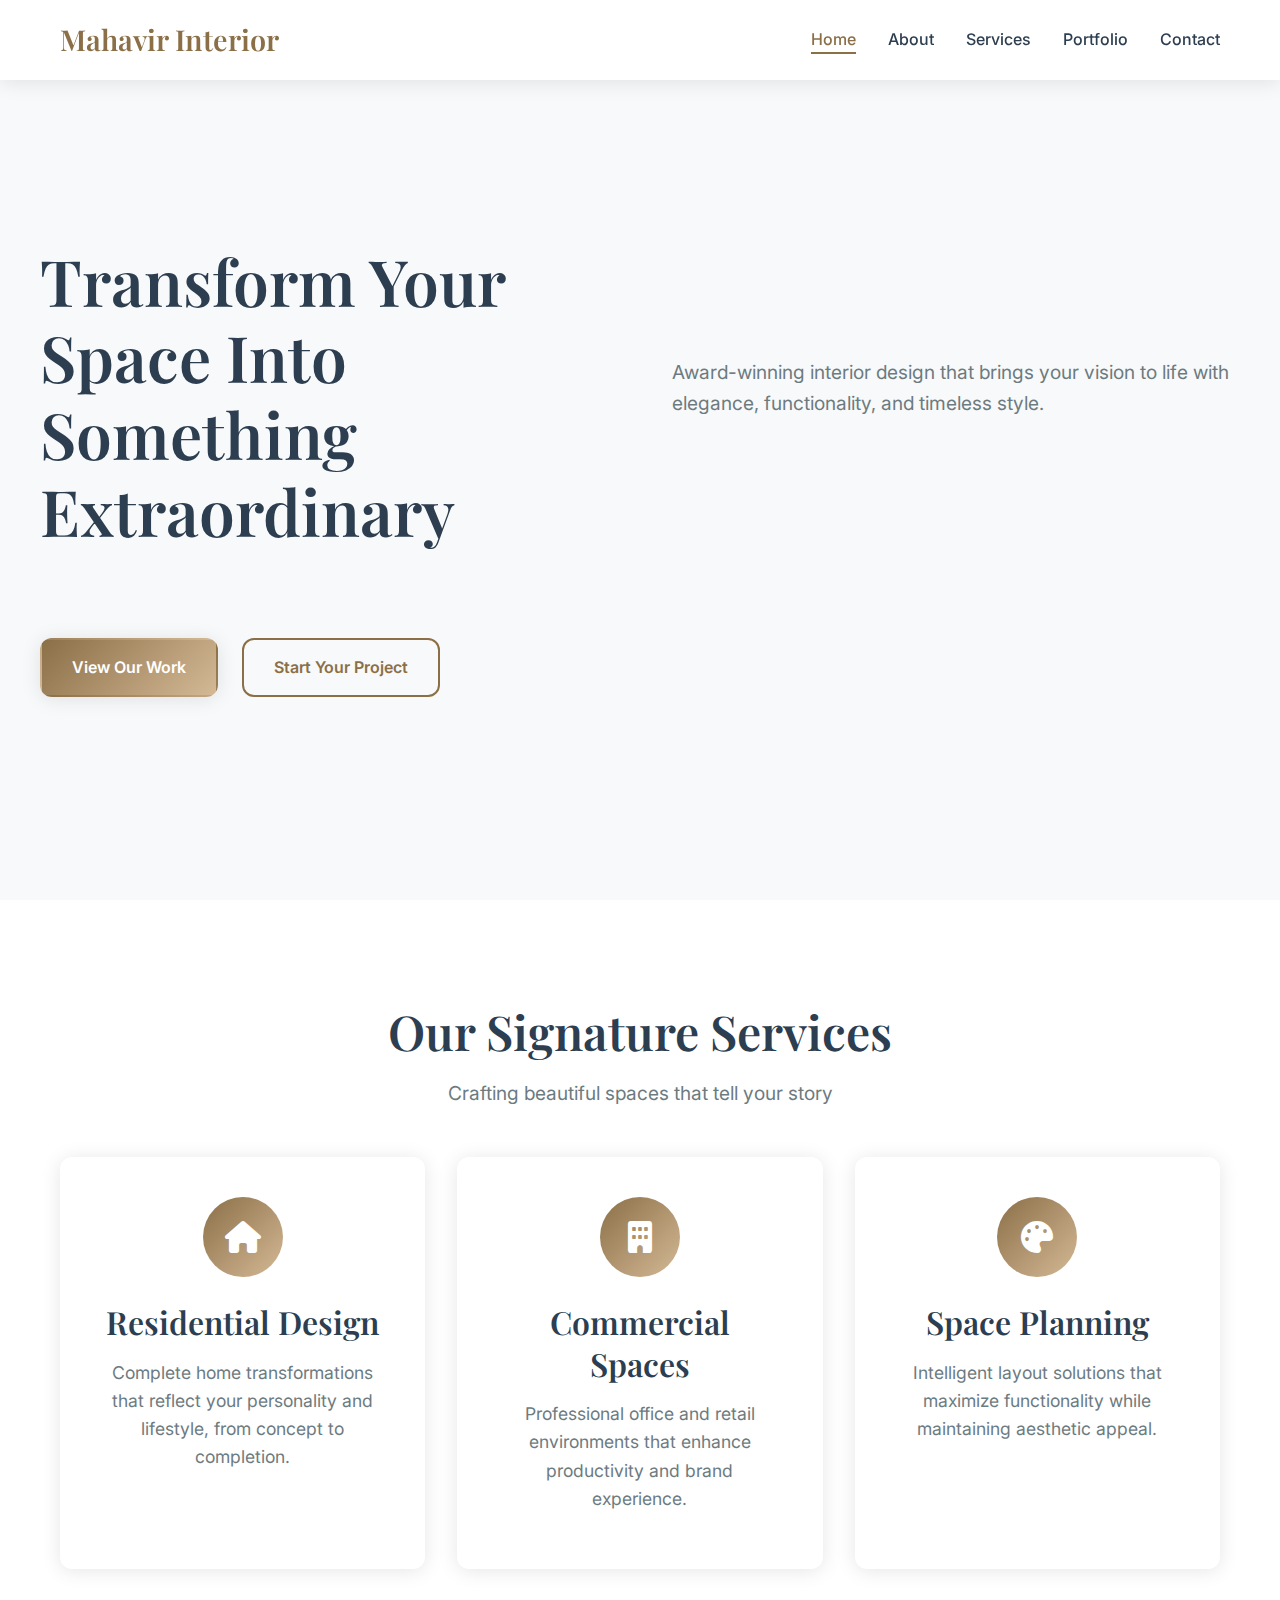
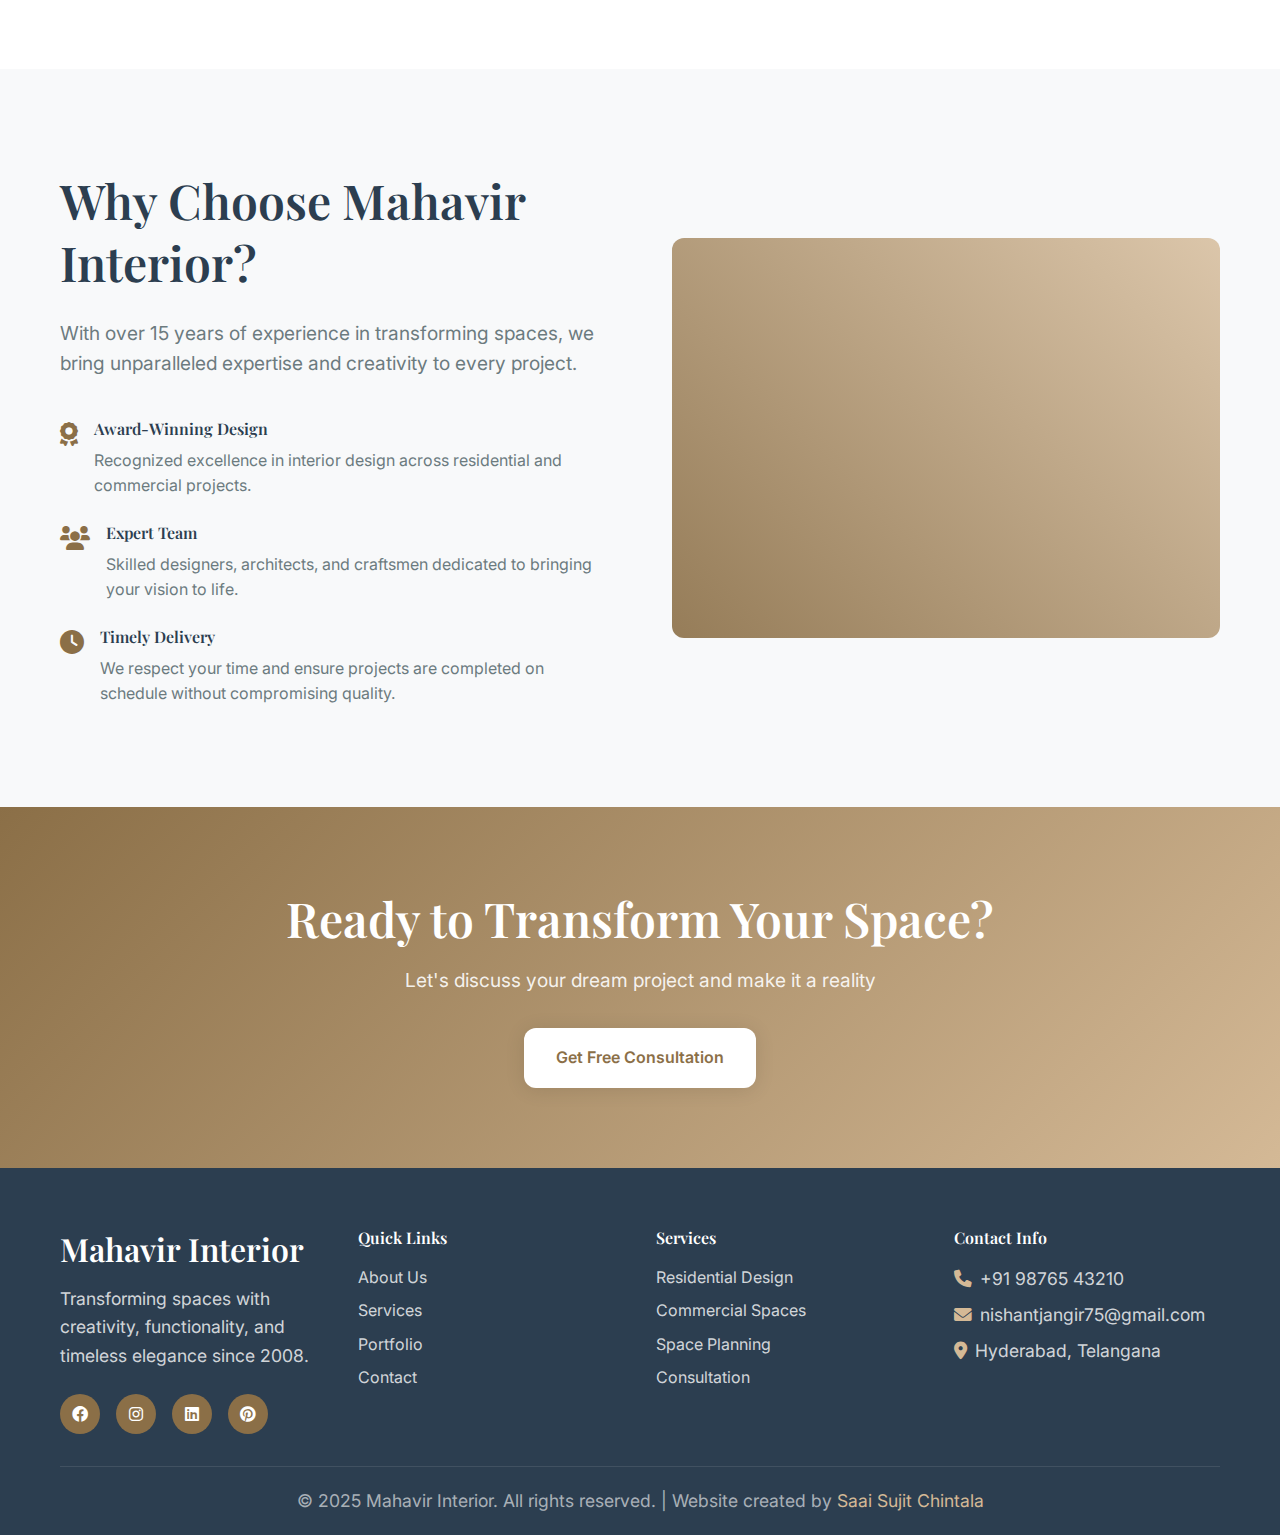
<file: index.html>
<!DOCTYPE html>
<html lang="en">
<head>
    <meta charset="UTF-8">
    <meta name="viewport" content="width=device-width, initial-scale=1.0">
    <title>Mahavir Interior - Transform Your Space</title>
    <link rel="stylesheet" href="css/style.css">
    <link rel="preconnect" href="https://fonts.googleapis.com">
    <link rel="preconnect" href="https://fonts.gstatic.com" crossorigin>
    <link href="https://fonts.googleapis.com/css2?family=Playfair+Display:wght@400;500;600;700&family=Inter:wght@300;400;500;600&display=swap" rel="stylesheet">
    <link rel="stylesheet" href="https://cdnjs.cloudflare.com/ajax/libs/font-awesome/6.0.0/css/all.min.css">
</head>
<body>
    <!-- Navigation -->
    <nav class="navbar">
        <div class="nav-container">
            <div class="nav-logo">
                <h2>Mahavir Interior</h2>
            </div>
            <ul class="nav-menu">
                <li class="nav-item">
                    <a href="index.html" class="nav-link active">Home</a>
                </li>
                <li class="nav-item">
                    <a href="about.html" class="nav-link">About</a>
                </li>
                <li class="nav-item">
                    <a href="services.html" class="nav-link">Services</a>
                </li>
                <li class="nav-item">
                    <a href="portfolio.html" class="nav-link">Portfolio</a>
                </li>
                <li class="nav-item">
                    <a href="contact.html" class="nav-link">Contact</a>
                </li>
            </ul>
            <div class="hamburger">
                <span class="bar"></span>
                <span class="bar"></span>
                <span class="bar"></span>
            </div>
        </div>
    </nav>

    <!-- Hero Section -->
    <section class="hero">
        <div class="hero-content">
            <h1 class="hero-title">Transform Your Space Into Something Extraordinary</h1>
            <p class="hero-subtitle">Award-winning interior design that brings your vision to life with elegance, functionality, and timeless style.</p>
            <div class="hero-buttons">
                <a href="portfolio.html" class="btn btn-primary">View Our Work</a>
                <a href="contact.html" class="btn btn-secondary">Start Your Project</a>
            </div>
        </div>
        <div class="hero-image">
            <div class="hero-bg"></div>
        </div>
    </section>

    <!-- Featured Services -->
    <section class="services-preview">
        <div class="container">
            <h2 class="section-title">Our Signature Services</h2>
            <p class="section-subtitle">Crafting beautiful spaces that tell your story</p>
            <div class="services-grid">
                <div class="service-card">
                    <div class="service-icon">
                        <i class="fas fa-home"></i>
                    </div>
                    <h3>Residential Design</h3>
                    <p>Complete home transformations that reflect your personality and lifestyle, from concept to completion.</p>
                </div>
                <div class="service-card">
                    <div class="service-icon">
                        <i class="fas fa-building"></i>
                    </div>
                    <h3>Commercial Spaces</h3>
                    <p>Professional office and retail environments that enhance productivity and brand experience.</p>
                </div>
                <div class="service-card">
                    <div class="service-icon">
                        <i class="fas fa-palette"></i>
                    </div>
                    <h3>Space Planning</h3>
                    <p>Intelligent layout solutions that maximize functionality while maintaining aesthetic appeal.</p>
                </div>
            </div>
        </div>
    </section>

    <!-- Why Choose Us -->
    <section class="why-choose-us">
        <div class="container">
            <div class="why-content">
                <div class="why-text">
                    <h2>Why Choose Mahavir Interior?</h2>
                    <p>With over 15 years of experience in transforming spaces, we bring unparalleled expertise and creativity to every project.</p>
                    <div class="features">
                        <div class="feature">
                            <i class="fas fa-award"></i>
                            <div>
                                <h4>Award-Winning Design</h4>
                                <p>Recognized excellence in interior design across residential and commercial projects.</p>
                            </div>
                        </div>
                        <div class="feature">
                            <i class="fas fa-users"></i>
                            <div>
                                <h4>Expert Team</h4>
                                <p>Skilled designers, architects, and craftsmen dedicated to bringing your vision to life.</p>
                            </div>
                        </div>
                        <div class="feature">
                            <i class="fas fa-clock"></i>
                            <div>
                                <h4>Timely Delivery</h4>
                                <p>We respect your time and ensure projects are completed on schedule without compromising quality.</p>
                            </div>
                        </div>
                    </div>
                </div>
                <div class="why-image">
                    <div class="why-bg"></div>
                </div>
            </div>
        </div>
    </section>

    <!-- CTA Section -->
    <section class="cta">
        <div class="container">
            <h2>Ready to Transform Your Space?</h2>
            <p>Let's discuss your dream project and make it a reality</p>
            <a href="contact.html" class="btn btn-primary">Get Free Consultation</a>
        </div>
    </section>

    <!-- Footer -->
    <footer class="footer">
        <div class="container">
            <div class="footer-content">
                <div class="footer-section">
                    <h3>Mahavir Interior</h3>
                    <p>Transforming spaces with creativity, functionality, and timeless elegance since 2008.</p>
                    <div class="social-links">
                        <a href="#"><i class="fab fa-facebook"></i></a>
                        <a href="#"><i class="fab fa-instagram"></i></a>
                        <a href="#"><i class="fab fa-linkedin"></i></a>
                        <a href="#"><i class="fab fa-pinterest"></i></a>
                    </div>
                </div>
                <div class="footer-section">
                    <h4>Quick Links</h4>
                    <ul>
                        <li><a href="about.html">About Us</a></li>
                        <li><a href="services.html">Services</a></li>
                        <li><a href="portfolio.html">Portfolio</a></li>
                        <li><a href="contact.html">Contact</a></li>
                    </ul>
                </div>
                <div class="footer-section">
                    <h4>Services</h4>
                    <ul>
                        <li><a href="#">Residential Design</a></li>
                        <li><a href="#">Commercial Spaces</a></li>
                        <li><a href="#">Space Planning</a></li>
                        <li><a href="#">Consultation</a></li>
                    </ul>
                </div>
                <div class="footer-section">
                    <h4>Contact Info</h4>
                    <div class="contact-info">
                        <p><i class="fas fa-phone"></i> +91 98765 43210</p>
                        <p><i class="fas fa-envelope"></i> nishantjangir75@gmail.com</p>
                        <p><i class="fas fa-map-marker-alt"></i> Hyderabad, Telangana</p>
                    </div>
                </div>
            </div>
            <div class="footer-bottom">
                <p>&copy; 2025 Mahavir Interior. All rights reserved. | Website created by <a href="#" style="color: var(--secondary-color); text-decoration: none;">Saai Sujit Chintala</a></p>
            </div>
        </div>
    </footer>

    <script src="js/script.js"></script>
</body>
</html>
</file>
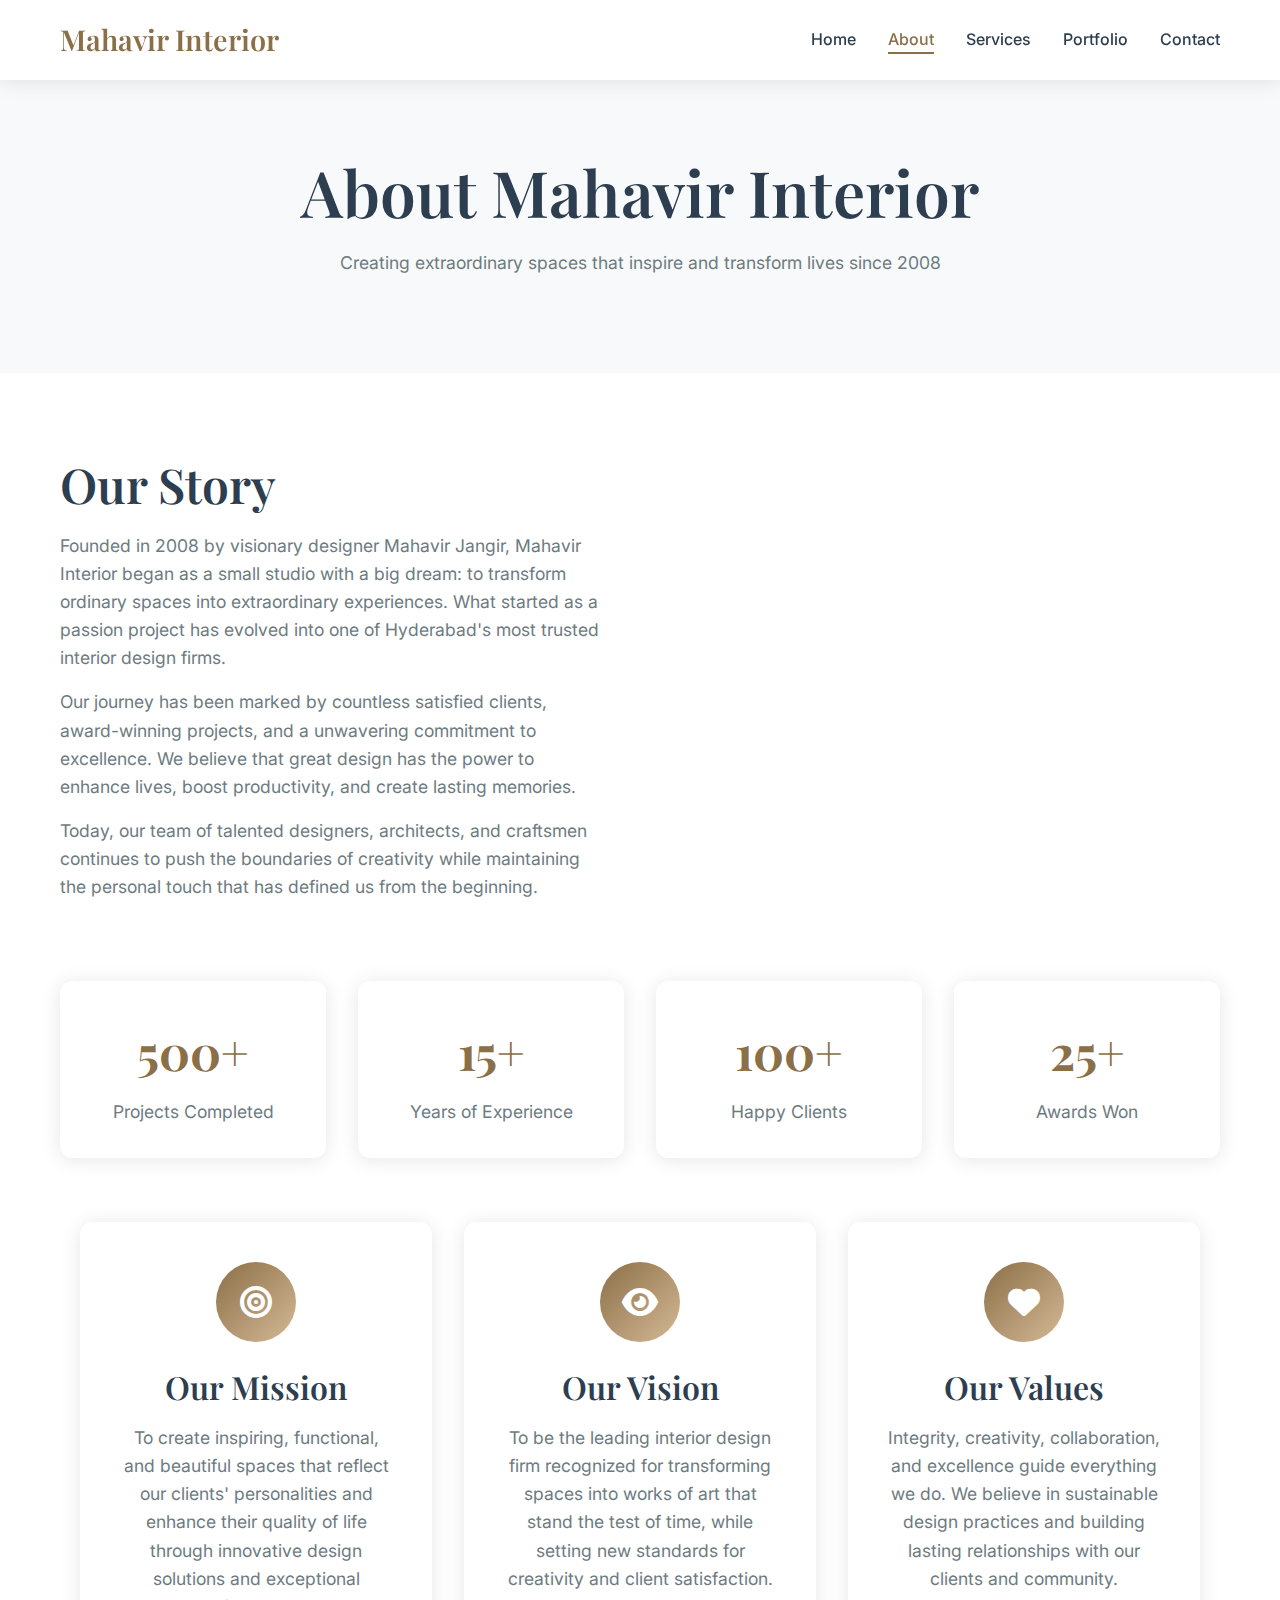
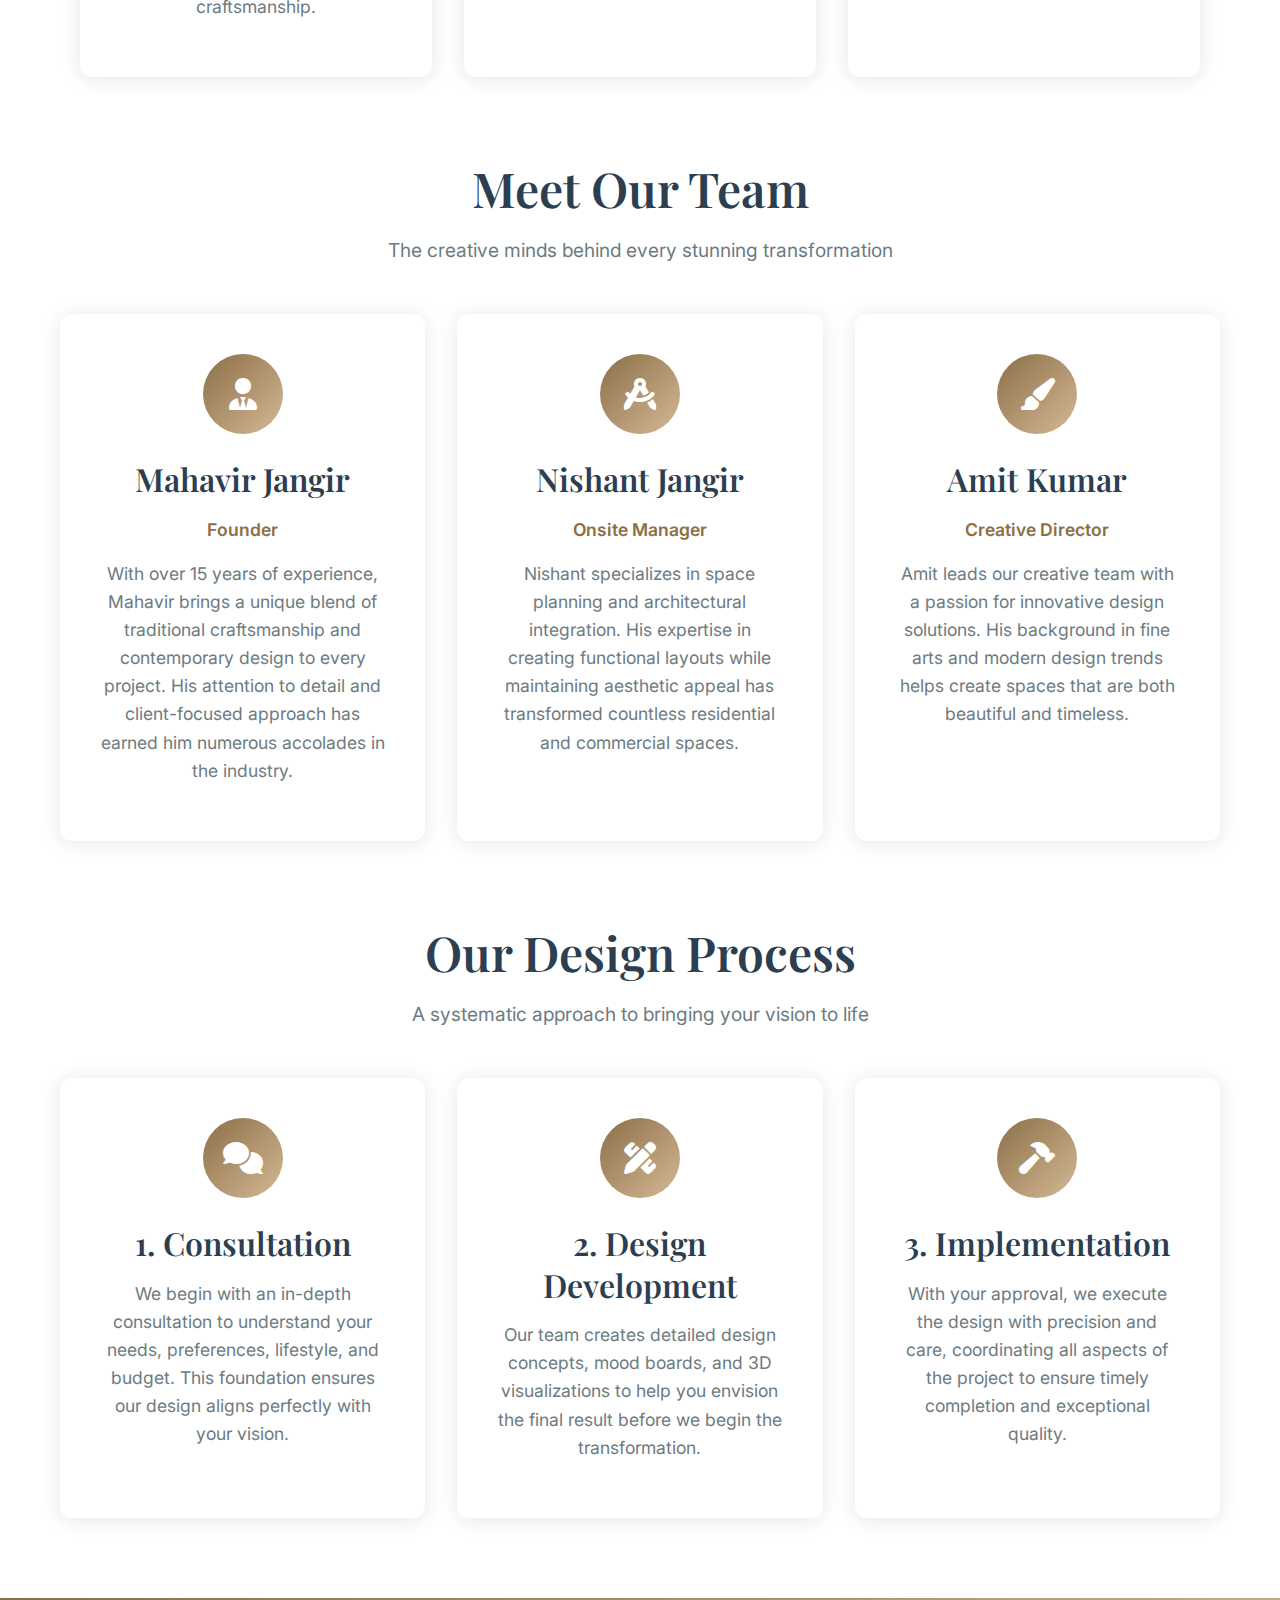
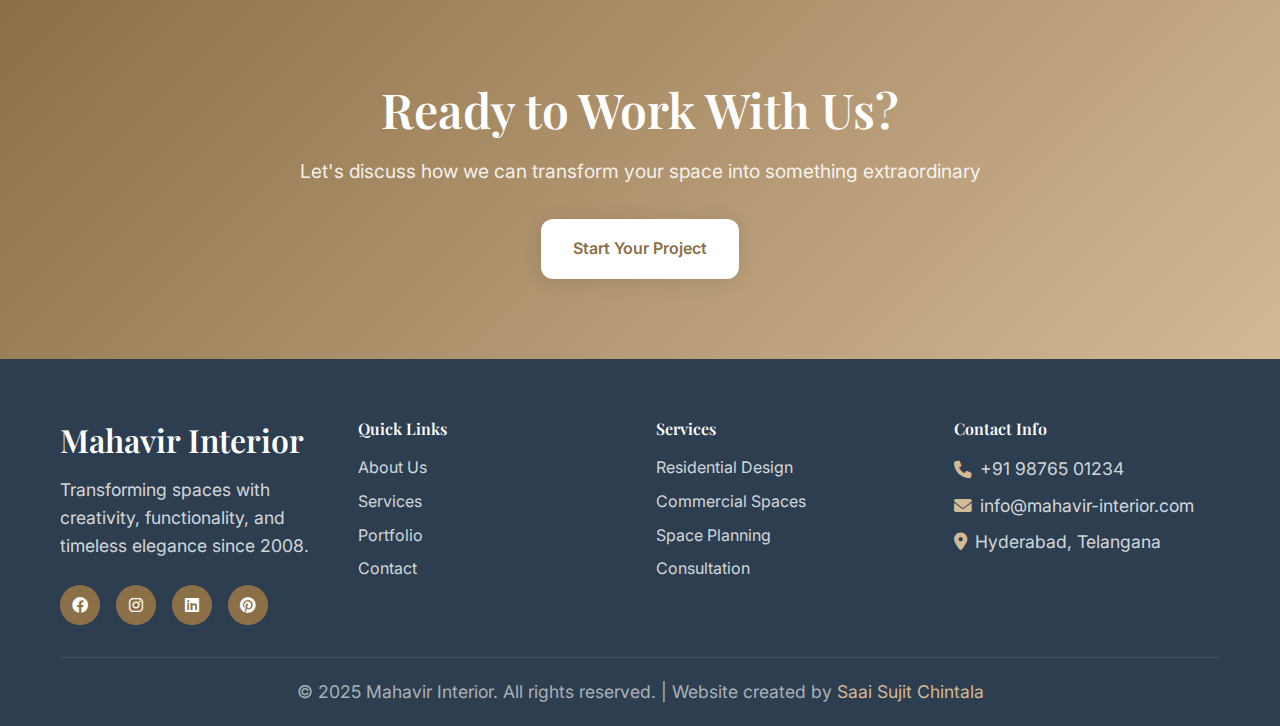
<file: about.html>
<!DOCTYPE html>
<html lang="en">
<head>
    <meta charset="UTF-8">
    <meta name="viewport" content="width=device-width, initial-scale=1.0">
    <title>About Us - Mahavir Interior</title>
    <link rel="stylesheet" href="css/style.css">
    <link rel="preconnect" href="https://fonts.googleapis.com">
    <link rel="preconnect" href="https://fonts.gstatic.com" crossorigin>
    <link href="https://fonts.googleapis.com/css2?family=Playfair+Display:wght@400;500;600;700&family=Inter:wght@300;400;500;600&display=swap" rel="stylesheet">
    <link rel="stylesheet" href="https://cdnjs.cloudflare.com/ajax/libs/font-awesome/6.0.0/css/all.min.css">
</head>
<body>
    <!-- Navigation -->
    <nav class="navbar">
        <div class="nav-container">
            <div class="nav-logo">
                <h2>Mahavir Interior</h2>
            </div>
            <ul class="nav-menu">
                <li class="nav-item">
                    <a href="index.html" class="nav-link">Home</a>
                </li>
                <li class="nav-item">
                    <a href="about.html" class="nav-link active">About</a>
                </li>
                <li class="nav-item">
                    <a href="services.html" class="nav-link">Services</a>
                </li>
                <li class="nav-item">
                    <a href="portfolio.html" class="nav-link">Portfolio</a>
                </li>
                <li class="nav-item">
                    <a href="contact.html" class="nav-link">Contact</a>
                </li>
            </ul>
            <div class="hamburger">
                <span class="bar"></span>
                <span class="bar"></span>
                <span class="bar"></span>
            </div>
        </div>
    </nav>

    <!-- Page Header -->
    <section class="page-header">
        <div class="container">
            <h1>About Mahavir Interior</h1>
            <p>Creating extraordinary spaces that inspire and transform lives since 2008</p>
        </div>
    </section>

    <!-- Main Content -->
    <main class="page-content">
        <div class="container">
            <!-- About Introduction -->
            <section class="about-intro">
                <div class="about-text">
                    <h2>Our Story</h2>
                    <p>Founded in 2008 by visionary designer Mahavir Jangir, Mahavir Interior began as a small studio with a big dream: to transform ordinary spaces into extraordinary experiences. What started as a passion project has evolved into one of Hyderabad's most trusted interior design firms.</p>
                    <p>Our journey has been marked by countless satisfied clients, award-winning projects, and a unwavering commitment to excellence. We believe that great design has the power to enhance lives, boost productivity, and create lasting memories.</p>
                    <p>Today, our team of talented designers, architects, and craftsmen continues to push the boundaries of creativity while maintaining the personal touch that has defined us from the beginning.</p>
                </div>
                <div class="about-image">
                    <div class="about-bg"></div>
                </div>
            </section>

            <!-- Statistics -->
            <section class="stats">
                <div class="stat">
                    <div class="stat-number">500+</div>
                    <div class="stat-label">Projects Completed</div>
                </div>
                <div class="stat">
                    <div class="stat-number">15+</div>
                    <div class="stat-label">Years of Experience</div>
                </div>
                <div class="stat">
                    <div class="stat-number">100+</div>
                    <div class="stat-label">Happy Clients</div>
                </div>
                <div class="stat">
                    <div class="stat-number">25+</div>
                    <div class="stat-label">Awards Won</div>
                </div>
            </section>

            <!-- Mission & Vision -->
            <section class="mission-vision">
                <div class="container">
                    <div class="services-grid">
                        <div class="service-card">
                            <div class="service-icon">
                                <i class="fas fa-bullseye"></i>
                            </div>
                            <h3>Our Mission</h3>
                            <p>To create inspiring, functional, and beautiful spaces that reflect our clients' personalities and enhance their quality of life through innovative design solutions and exceptional craftsmanship.</p>
                        </div>
                        <div class="service-card">
                            <div class="service-icon">
                                <i class="fas fa-eye"></i>
                            </div>
                            <h3>Our Vision</h3>
                            <p>To be the leading interior design firm recognized for transforming spaces into works of art that stand the test of time, while setting new standards for creativity and client satisfaction.</p>
                        </div>
                        <div class="service-card">
                            <div class="service-icon">
                                <i class="fas fa-heart"></i>
                            </div>
                            <h3>Our Values</h3>
                            <p>Integrity, creativity, collaboration, and excellence guide everything we do. We believe in sustainable design practices and building lasting relationships with our clients and community.</p>
                        </div>
                    </div>
                </div>
            </section>

            <!-- Team Section -->
            <section style="margin-top: 80px;">
                <h2 class="section-title">Meet Our Team</h2>
                <p class="section-subtitle">The creative minds behind every stunning transformation</p>
                
                <div class="services-grid">
                    <div class="service-card">
                        <div class="service-icon">
                            <i class="fas fa-user-tie"></i>
                        </div>
                        <h3>Mahavir Jangir</h3>
                        <p style="color: var(--primary-color); font-weight: 600; margin-bottom: 1rem;">Founder</p>
                        <p>With over 15 years of experience, Mahavir brings a unique blend of traditional craftsmanship and contemporary design to every project. His attention to detail and client-focused approach has earned him numerous accolades in the industry.</p>
                    </div>
                    <div class="service-card">
                        <div class="service-icon">
                            <i class="fas fa-drafting-compass"></i>
                        </div>
                        <h3>Nishant Jangir</h3>
                        <p style="color: var(--primary-color); font-weight: 600; margin-bottom: 1rem;">Onsite Manager</p>
                        <p>Nishant specializes in space planning and architectural integration. His expertise in creating functional layouts while maintaining aesthetic appeal has transformed countless residential and commercial spaces.</p>
                    </div>
                    <div class="service-card">
                        <div class="service-icon">
                            <i class="fas fa-paint-brush"></i>
                        </div>
                        <h3>Amit Kumar</h3>
                        <p style="color: var(--primary-color); font-weight: 600; margin-bottom: 1rem;">Creative Director</p>
                        <p>Amit leads our creative team with a passion for innovative design solutions. His background in fine arts and modern design trends helps create spaces that are both beautiful and timeless.</p>
                    </div>
                </div>
            </section>

            <!-- Process Section -->
            <section style="margin-top: 80px;">
                <h2 class="section-title">Our Design Process</h2>
                <p class="section-subtitle">A systematic approach to bringing your vision to life</p>
                
                <div class="services-grid">
                    <div class="service-card">
                        <div class="service-icon">
                            <i class="fas fa-comments"></i>
                        </div>
                        <h3>1. Consultation</h3>
                        <p>We begin with an in-depth consultation to understand your needs, preferences, lifestyle, and budget. This foundation ensures our design aligns perfectly with your vision.</p>
                    </div>
                    <div class="service-card">
                        <div class="service-icon">
                            <i class="fas fa-pencil-ruler"></i>
                        </div>
                        <h3>2. Design Development</h3>
                        <p>Our team creates detailed design concepts, mood boards, and 3D visualizations to help you envision the final result before we begin the transformation.</p>
                    </div>
                    <div class="service-card">
                        <div class="service-icon">
                            <i class="fas fa-hammer"></i>
                        </div>
                        <h3>3. Implementation</h3>
                        <p>With your approval, we execute the design with precision and care, coordinating all aspects of the project to ensure timely completion and exceptional quality.</p>
                    </div>
                </div>
            </section>
        </div>
    </main>

    <!-- CTA Section -->
    <section class="cta">
        <div class="container">
            <h2>Ready to Work With Us?</h2>
            <p>Let's discuss how we can transform your space into something extraordinary</p>
            <a href="contact.html" class="btn btn-primary">Start Your Project</a>
        </div>
    </section>

    <!-- Footer -->
    <footer class="footer">
        <div class="container">
            <div class="footer-content">
                <div class="footer-section">
                    <h3>Mahavir Interior</h3>
                    <p>Transforming spaces with creativity, functionality, and timeless elegance since 2008.</p>
                    <div class="social-links">
                        <a href="#"><i class="fab fa-facebook"></i></a>
                        <a href="#"><i class="fab fa-instagram"></i></a>
                        <a href="#"><i class="fab fa-linkedin"></i></a>
                        <a href="#"><i class="fab fa-pinterest"></i></a>
                    </div>
                </div>
                <div class="footer-section">
                    <h4>Quick Links</h4>
                    <ul>
                        <li><a href="about.html">About Us</a></li>
                        <li><a href="services.html">Services</a></li>
                        <li><a href="portfolio.html">Portfolio</a></li>
                        <li><a href="contact.html">Contact</a></li>
                    </ul>
                </div>
                <div class="footer-section">
                    <h4>Services</h4>
                    <ul>
                        <li><a href="#">Residential Design</a></li>
                        <li><a href="#">Commercial Spaces</a></li>
                        <li><a href="#">Space Planning</a></li>
                        <li><a href="#">Consultation</a></li>
                    </ul>
                </div>
                <div class="footer-section">
                    <h4>Contact Info</h4>
                    <div class="contact-info">
                        <p><i class="fas fa-phone"></i> +91 98765 01234</p>
                        <p><i class="fas fa-envelope"></i> info@mahavir-interior.com</p>
                        <p><i class="fas fa-map-marker-alt"></i> Hyderabad, Telangana</p>
                    </div>
                </div>
            </div>
            <div class="footer-bottom">
                <p>&copy; 2025 Mahavir Interior. All rights reserved. | Website created by <a href="#" style="color: var(--secondary-color); text-decoration: none;">Saai Sujit Chintala</a></p>
            </div>
        </div>
    </footer>

    <script src="js/script.js"></script>
</body>
</html>
</file>
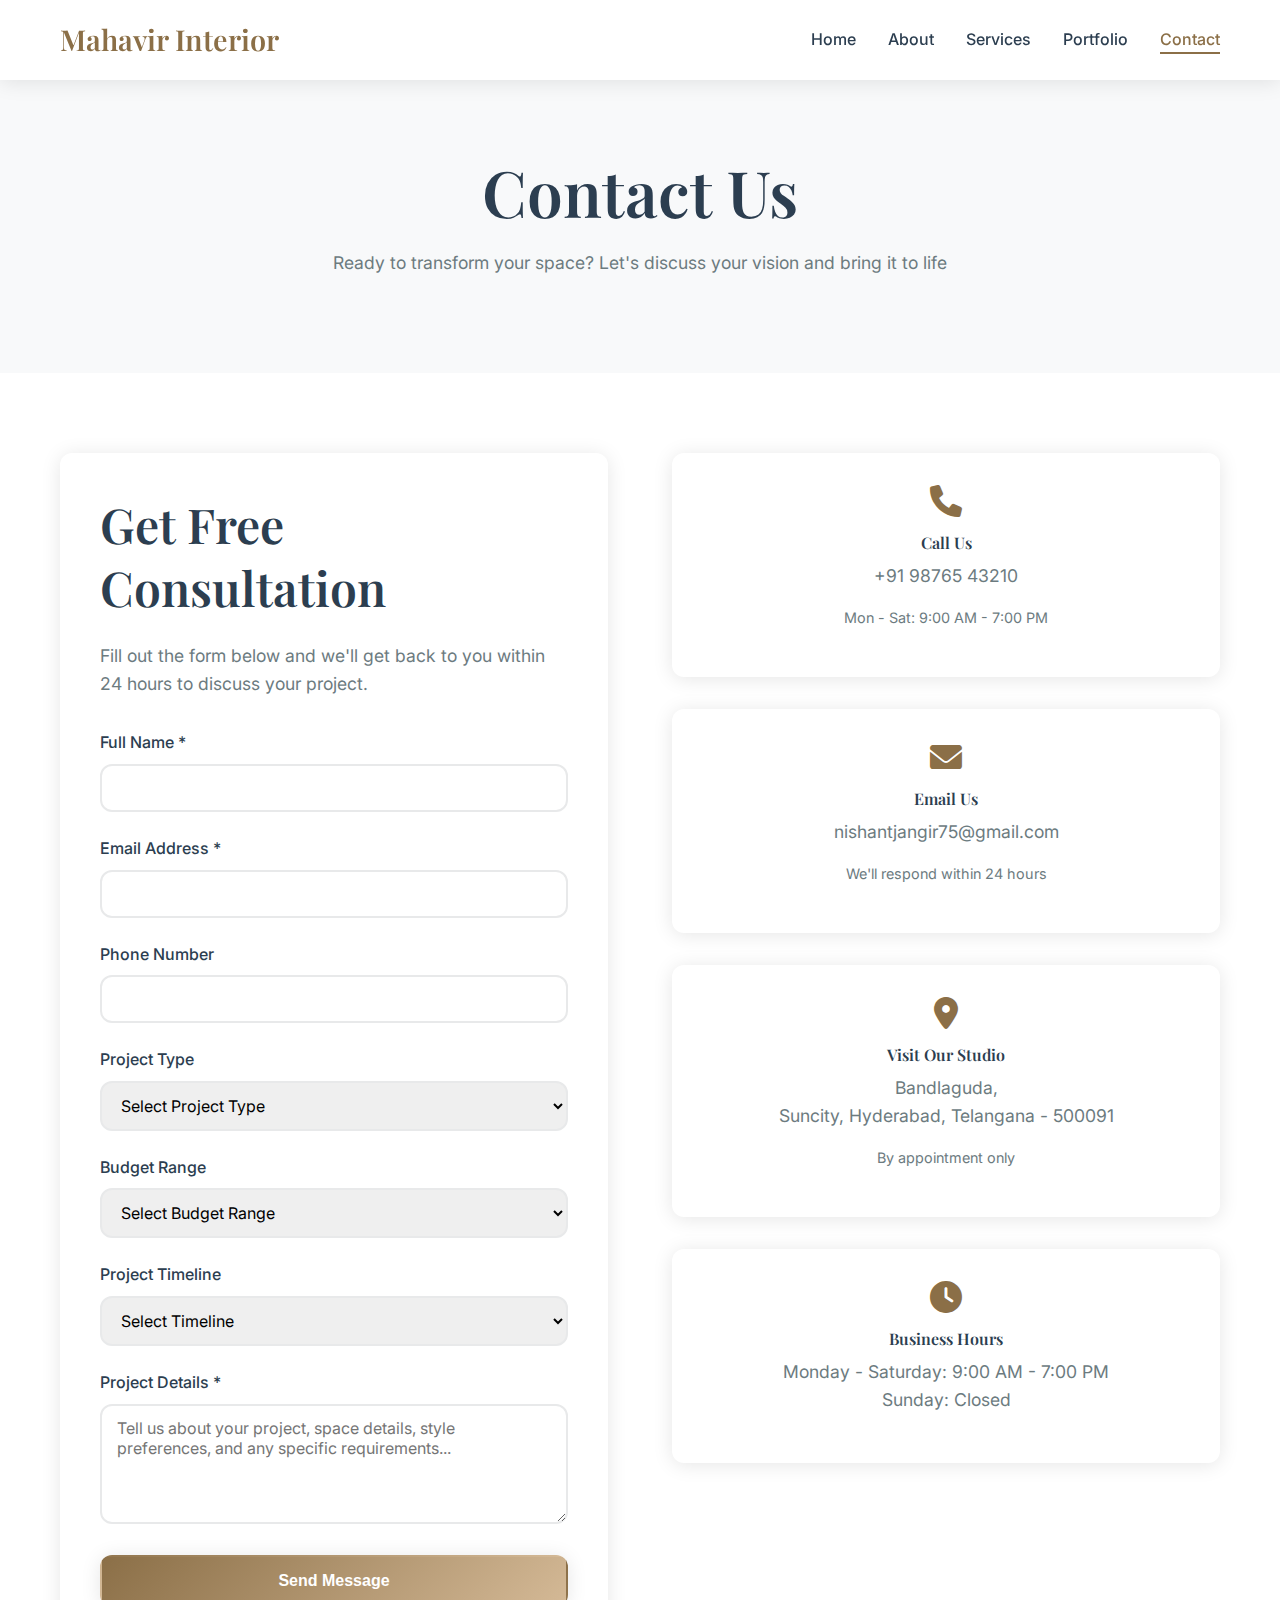
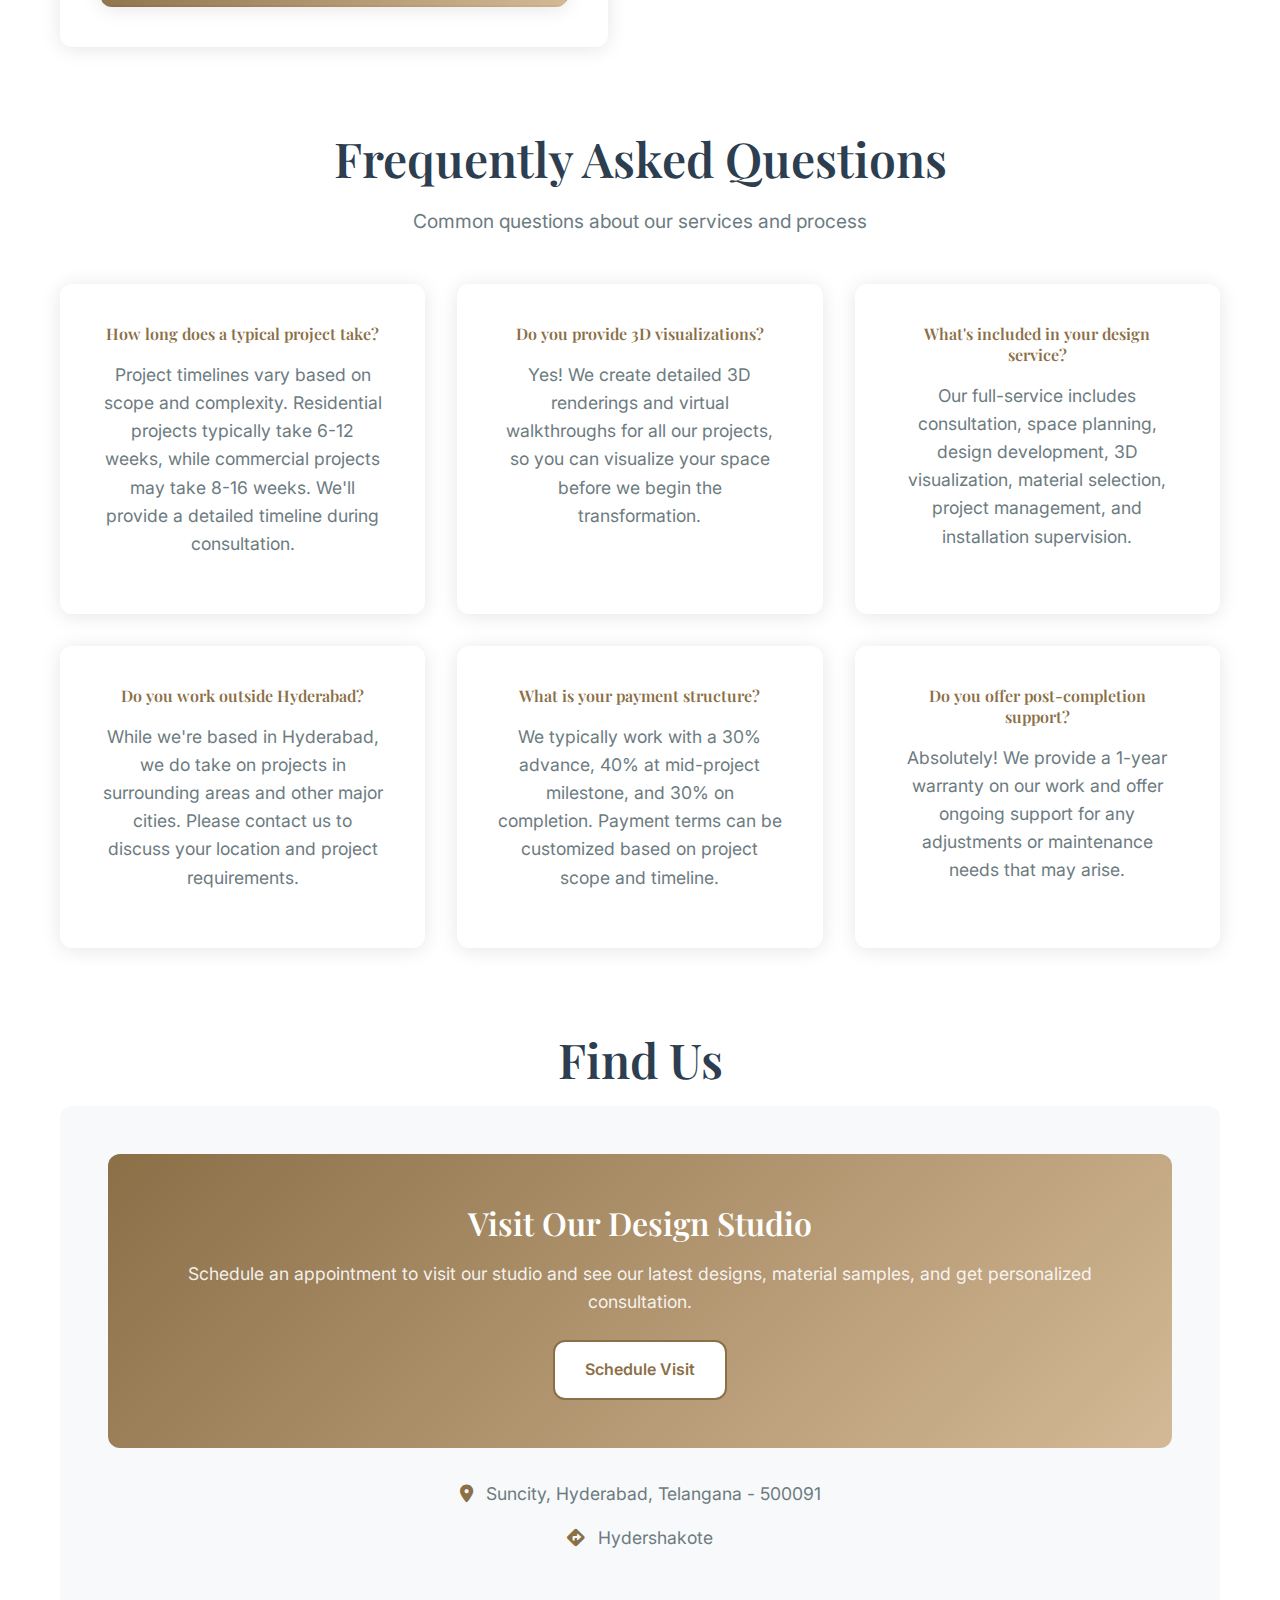
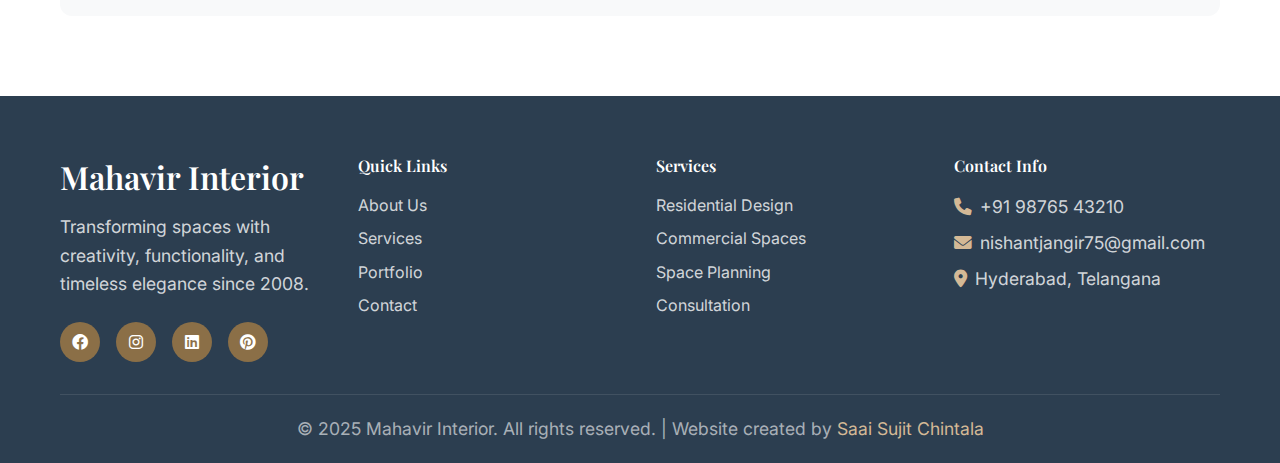
<file: contact.html>
<!DOCTYPE html>
<html lang="en">
<head>
    <meta charset="UTF-8">
    <meta name="viewport" content="width=device-width, initial-scale=1.0">
    <title>Contact Us - Mahavir Interior</title>
    <link rel="stylesheet" href="css/style.css">
    <link rel="preconnect" href="https://fonts.googleapis.com">
    <link rel="preconnect" href="https://fonts.gstatic.com" crossorigin>
    <link href="https://fonts.googleapis.com/css2?family=Playfair+Display:wght@400;500;600;700&family=Inter:wght@300;400;500;600&display=swap" rel="stylesheet">
    <link rel="stylesheet" href="https://cdnjs.cloudflare.com/ajax/libs/font-awesome/6.0.0/css/all.min.css">
</head>
<body>
    <!-- Navigation -->
    <nav class="navbar">
        <div class="nav-container">
            <div class="nav-logo">
                <h2>Mahavir Interior</h2>
            </div>
            <ul class="nav-menu">
                <li class="nav-item">
                    <a href="index.html" class="nav-link">Home</a>
                </li>
                <li class="nav-item">
                    <a href="about.html" class="nav-link">About</a>
                </li>
                <li class="nav-item">
                    <a href="services.html" class="nav-link">Services</a>
                </li>
                <li class="nav-item">
                    <a href="portfolio.html" class="nav-link">Portfolio</a>
                </li>
                <li class="nav-item">
                    <a href="contact.html" class="nav-link active">Contact</a>
                </li>
            </ul>
            <div class="hamburger">
                <span class="bar"></span>
                <span class="bar"></span>
                <span class="bar"></span>
            </div>
        </div>
    </nav>

    <!-- Page Header -->
    <section class="page-header">
        <div class="container">
            <h1>Contact Us</h1>
            <p>Ready to transform your space? Let's discuss your vision and bring it to life</p>
        </div>
    </section>

    <!-- Main Content -->
    <main class="page-content">
        <div class="container">
            <div class="contact-content">
                <!-- Contact Form -->
                <div class="contact-form">
                    <h2 style="margin-bottom: 1.5rem; color: var(--text-dark);">Get Free Consultation</h2>
                    <p style="margin-bottom: 2rem; color: var(--text-light);">Fill out the form below and we'll get back to you within 24 hours to discuss your project.</p>
                    
                    <form id="contactForm">
                        <div class="form-group">
                            <label for="name">Full Name *</label>
                            <input type="text" id="name" name="name" required>
                        </div>
                        
                        <div class="form-group">
                            <label for="email">Email Address *</label>
                            <input type="email" id="email" name="email" required>
                        </div>
                        
                        <div class="form-group">
                            <label for="phone">Phone Number</label>
                            <input type="tel" id="phone" name="phone">
                        </div>
                        
                        <div class="form-group">
                            <label for="project-type">Project Type</label>
                            <select id="project-type" name="project-type" style="width: 100%; padding: 12px 15px; border: 2px solid var(--border-light); border-radius: var(--border-radius); font-family: var(--font-secondary); font-size: 1rem;">
                                <option value="">Select Project Type</option>
                                <option value="residential-new">New Residential Design</option>
                                <option value="residential-renovation">Residential Renovation</option>
                                <option value="commercial-new">New Commercial Space</option>
                                <option value="commercial-renovation">Commercial Renovation</option>
                                <option value="consultation">Design Consultation</option>
                                <option value="other">Other</option>
                            </select>
                        </div>
                        
                        <div class="form-group">
                            <label for="budget">Budget Range</label>
                            <select id="budget" name="budget" style="width: 100%; padding: 12px 15px; border: 2px solid var(--border-light); border-radius: var(--border-radius); font-family: var(--font-secondary); font-size: 1rem;">
                                <option value="">Select Budget Range</option>
                                <option value="under-5">Under ₹5 Lakhs</option>
                                <option value="5-10">₹5 - ₹10 Lakhs</option>
                                <option value="10-25">₹10 - ₹25 Lakhs</option>
                                <option value="25-50">₹25 - ₹50 Lakhs</option>
                                <option value="50-plus">₹50 Lakhs+</option>
                            </select>
                        </div>
                        
                        <div class="form-group">
                            <label for="timeline">Project Timeline</label>
                            <select id="timeline" name="timeline" style="width: 100%; padding: 12px 15px; border: 2px solid var(--border-light); border-radius: var(--border-radius); font-family: var(--font-secondary); font-size: 1rem;">
                                <option value="">Select Timeline</option>
                                <option value="immediate">Start Immediately</option>
                                <option value="1-month">Within a Month</option>
                                <option value="3-months">Within 3 Months</option>
                                <option value="6-months">Within 6 Months</option>
                                <option value="flexible">Flexible Timeline</option>
                            </select>
                        </div>
                        
                        <div class="form-group">
                            <label for="message">Project Details *</label>
                            <textarea id="message" name="message" placeholder="Tell us about your project, space details, style preferences, and any specific requirements..." required></textarea>
                        </div>
                        
                        <button type="submit" class="btn btn-primary" style="width: 100%;">Send Message</button>
                    </form>
                </div>

                <!-- Contact Information -->
                <div class="contact-info-section">
                    <div class="contact-card">
                        <i class="fas fa-phone"></i>
                        <h4>Call Us</h4>
                        <p>+91 98765 43210</p>
                        <p style="font-size: 0.9rem; color: var(--text-light);">Mon - Sat: 9:00 AM - 7:00 PM</p>
                    </div>
                    
                    <div class="contact-card">
                        <i class="fas fa-envelope"></i>
                        <h4>Email Us</h4>
                        <p>nishantjangir75@gmail.com</p>
                        <p style="font-size: 0.9rem; color: var(--text-light);">We'll respond within 24 hours</p>
                    </div>
                    
                    <div class="contact-card">
                        <i class="fas fa-map-marker-alt"></i>
                        <h4>Visit Our Studio</h4>
                        <p>Bandlaguda,<br>Suncity, Hyderabad, Telangana - 500091</p>
                        <p style="font-size: 0.9rem; color: var(--text-light);">By appointment only</p>
                    </div>
                    
                    <div class="contact-card">
                        <i class="fas fa-clock"></i>
                        <h4>Business Hours</h4>
                        <p>Monday - Saturday: 9:00 AM - 7:00 PM<br>
                           Sunday: Closed</p>
                    </div>
                </div>
            </div>

            <!-- FAQ Section -->
            <section style="margin-top: 80px;">
                <h2 class="section-title">Frequently Asked Questions</h2>
                <p class="section-subtitle">Common questions about our services and process</p>
                
                <div class="services-grid">
                    <div class="service-card">
                        <h4 style="color: var(--primary-color); margin-bottom: 1rem;">How long does a typical project take?</h4>
                        <p>Project timelines vary based on scope and complexity. Residential projects typically take 6-12 weeks, while commercial projects may take 8-16 weeks. We'll provide a detailed timeline during consultation.</p>
                    </div>
                    
                    <div class="service-card">
                        <h4 style="color: var(--primary-color); margin-bottom: 1rem;">Do you provide 3D visualizations?</h4>
                        <p>Yes! We create detailed 3D renderings and virtual walkthroughs for all our projects, so you can visualize your space before we begin the transformation.</p>
                    </div>
                    
                    <div class="service-card">
                        <h4 style="color: var(--primary-color); margin-bottom: 1rem;">What's included in your design service?</h4>
                        <p>Our full-service includes consultation, space planning, design development, 3D visualization, material selection, project management, and installation supervision.</p>
                    </div>
                    
                    <div class="service-card">
                        <h4 style="color: var(--primary-color); margin-bottom: 1rem;">Do you work outside Hyderabad?</h4>
                        <p>While we're based in Hyderabad, we do take on projects in surrounding areas and other major cities. Please contact us to discuss your location and project requirements.</p>
                    </div>
                    
                    <div class="service-card">
                        <h4 style="color: var(--primary-color); margin-bottom: 1rem;">What is your payment structure?</h4>
                        <p>We typically work with a 30% advance, 40% at mid-project milestone, and 30% on completion. Payment terms can be customized based on project scope and timeline.</p>
                    </div>
                    
                    <div class="service-card">
                        <h4 style="color: var(--primary-color); margin-bottom: 1rem;">Do you offer post-completion support?</h4>
                        <p>Absolutely! We provide a 1-year warranty on our work and offer ongoing support for any adjustments or maintenance needs that may arise.</p>
                    </div>
                </div>
            </section>

            <!-- Map Section -->
            <section style="margin-top: 80px;">
                <h2 class="section-title">Find Us</h2>
                <div style="background: var(--bg-light); padding: 3rem; border-radius: var(--border-radius); text-align: center;">
                    <div style="background: var(--gradient-primary); color: white; padding: 3rem; border-radius: var(--border-radius); margin-bottom: 2rem;">
                        <h3 style="color: white; margin-bottom: 1rem;">Visit Our Design Studio</h3>
                        <p style="color: rgba(255,255,255,0.9); margin-bottom: 1.5rem;">Schedule an appointment to visit our studio and see our latest designs, material samples, and get personalized consultation.</p>
                        <a href="tel:+919876543210" class="btn btn-secondary" style="background: white; color: var(--primary-color);">Schedule Visit</a>
                    </div>
                    <div style="color: var(--text-light);">
                        <p><i class="fas fa-map-marker-alt" style="color: var(--primary-color); margin-right: 0.5rem;"></i> Suncity, Hyderabad, Telangana - 500091</p>
                        <p><i class="fas fa-directions" style="color: var(--primary-color); margin-right: 0.5rem;"></i> Hydershakote</p>
                    </div>
                </div>
            </section>
        </div>
    </main>

    <!-- Footer -->
    <footer class="footer">
        <div class="container">
            <div class="footer-content">
                <div class="footer-section">
                    <h3>Mahavir Interior</h3>
                    <p>Transforming spaces with creativity, functionality, and timeless elegance since 2008.</p>
                    <div class="social-links">
                        <a href="#"><i class="fab fa-facebook"></i></a>
                        <a href="#"><i class="fab fa-instagram"></i></a>
                        <a href="#"><i class="fab fa-linkedin"></i></a>
                        <a href="#"><i class="fab fa-pinterest"></i></a>
                    </div>
                </div>
                <div class="footer-section">
                    <h4>Quick Links</h4>
                    <ul>
                        <li><a href="about.html">About Us</a></li>
                        <li><a href="services.html">Services</a></li>
                        <li><a href="portfolio.html">Portfolio</a></li>
                        <li><a href="contact.html">Contact</a></li>
                    </ul>
                </div>
                <div class="footer-section">
                    <h4>Services</h4>
                    <ul>
                        <li><a href="#">Residential Design</a></li>
                        <li><a href="#">Commercial Spaces</a></li>
                        <li><a href="#">Space Planning</a></li>
                        <li><a href="#">Consultation</a></li>
                    </ul>
                </div>
                <div class="footer-section">
                    <h4>Contact Info</h4>
                    <div class="contact-info">
                        <p><i class="fas fa-phone"></i> +91 98765 43210</p>
                        <p><i class="fas fa-envelope"></i> nishantjangir75@gmail.com</p>
                        <p><i class="fas fa-map-marker-alt"></i> Hyderabad, Telangana</p>
                    </div>
                </div>
            </div>
            <div class="footer-bottom">
                <p>&copy; 2025 Mahavir Interior. All rights reserved. | Website created by <a href="#" style="color: var(--secondary-color); text-decoration: none;">Saai Sujit Chintala</a></p>
            </div>
        </div>
    </footer>

    <script src="js/script.js"></script>
</body>
</html>
</file>
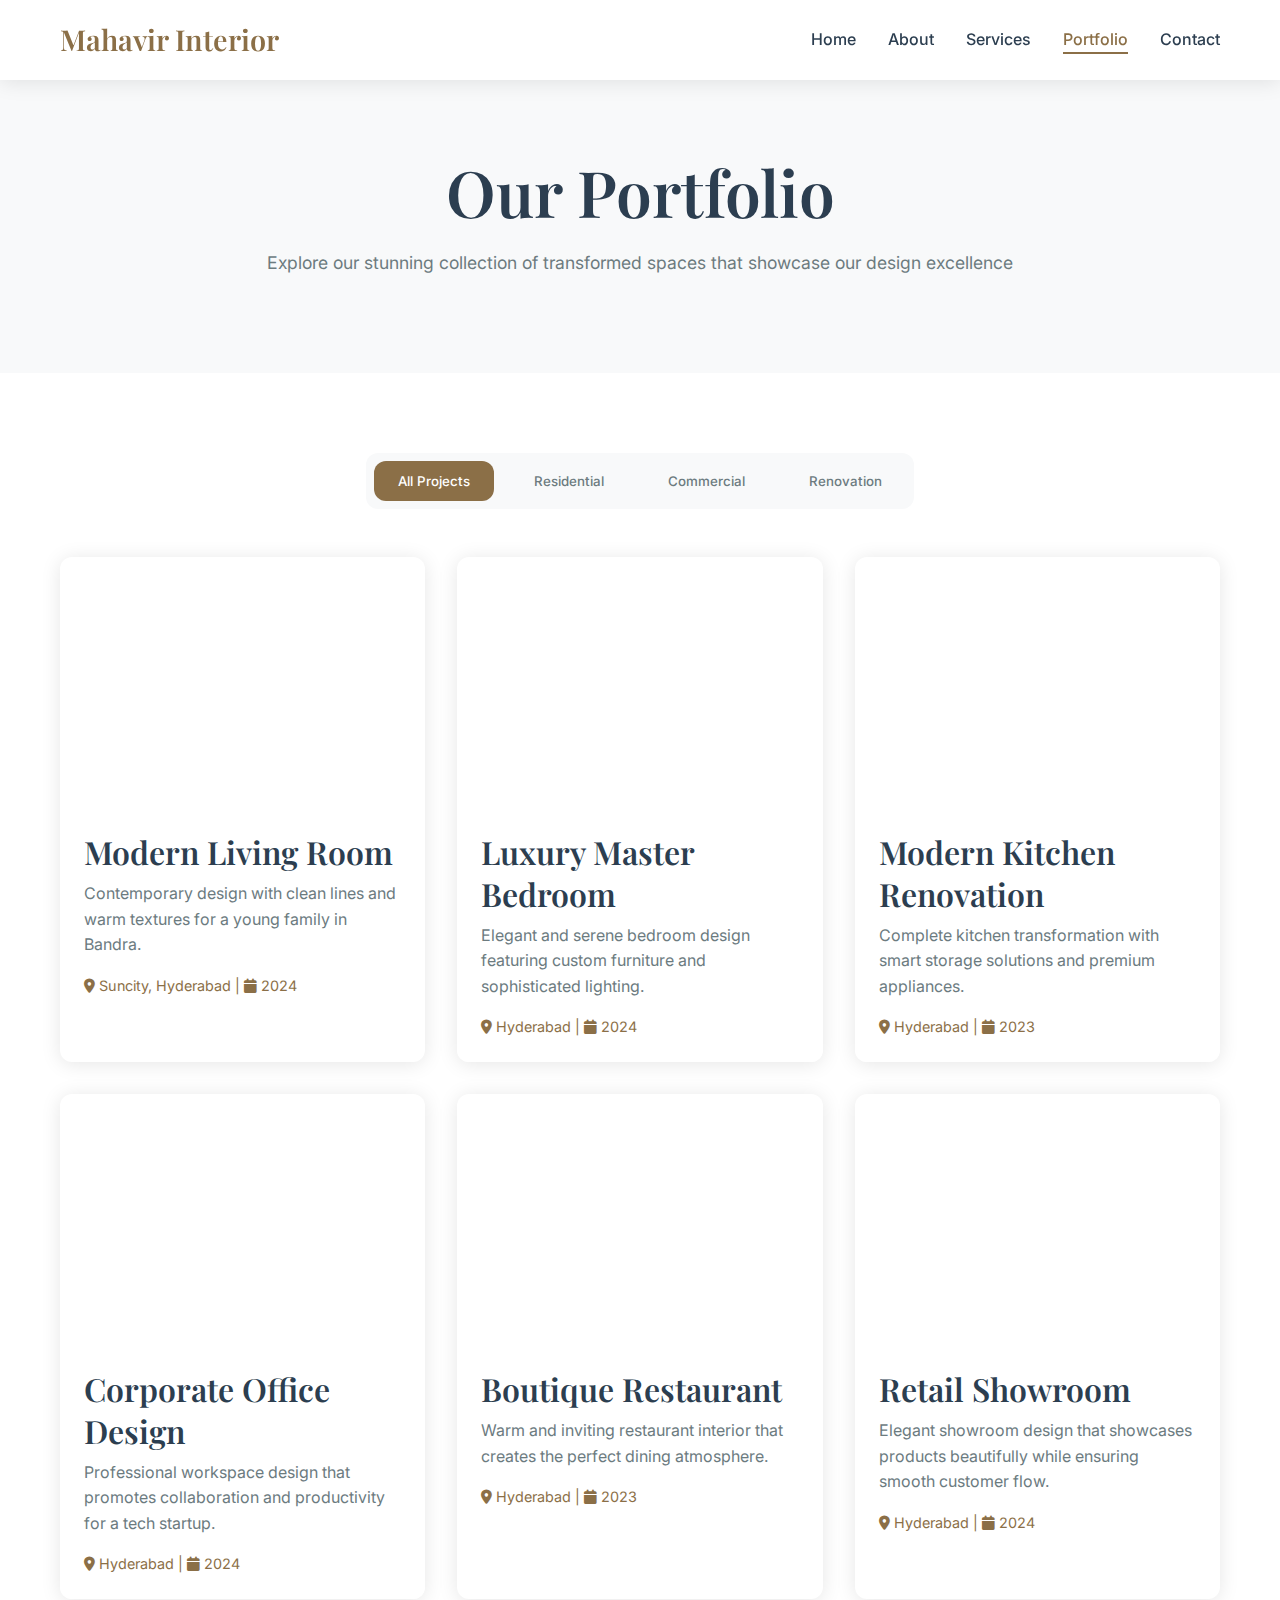
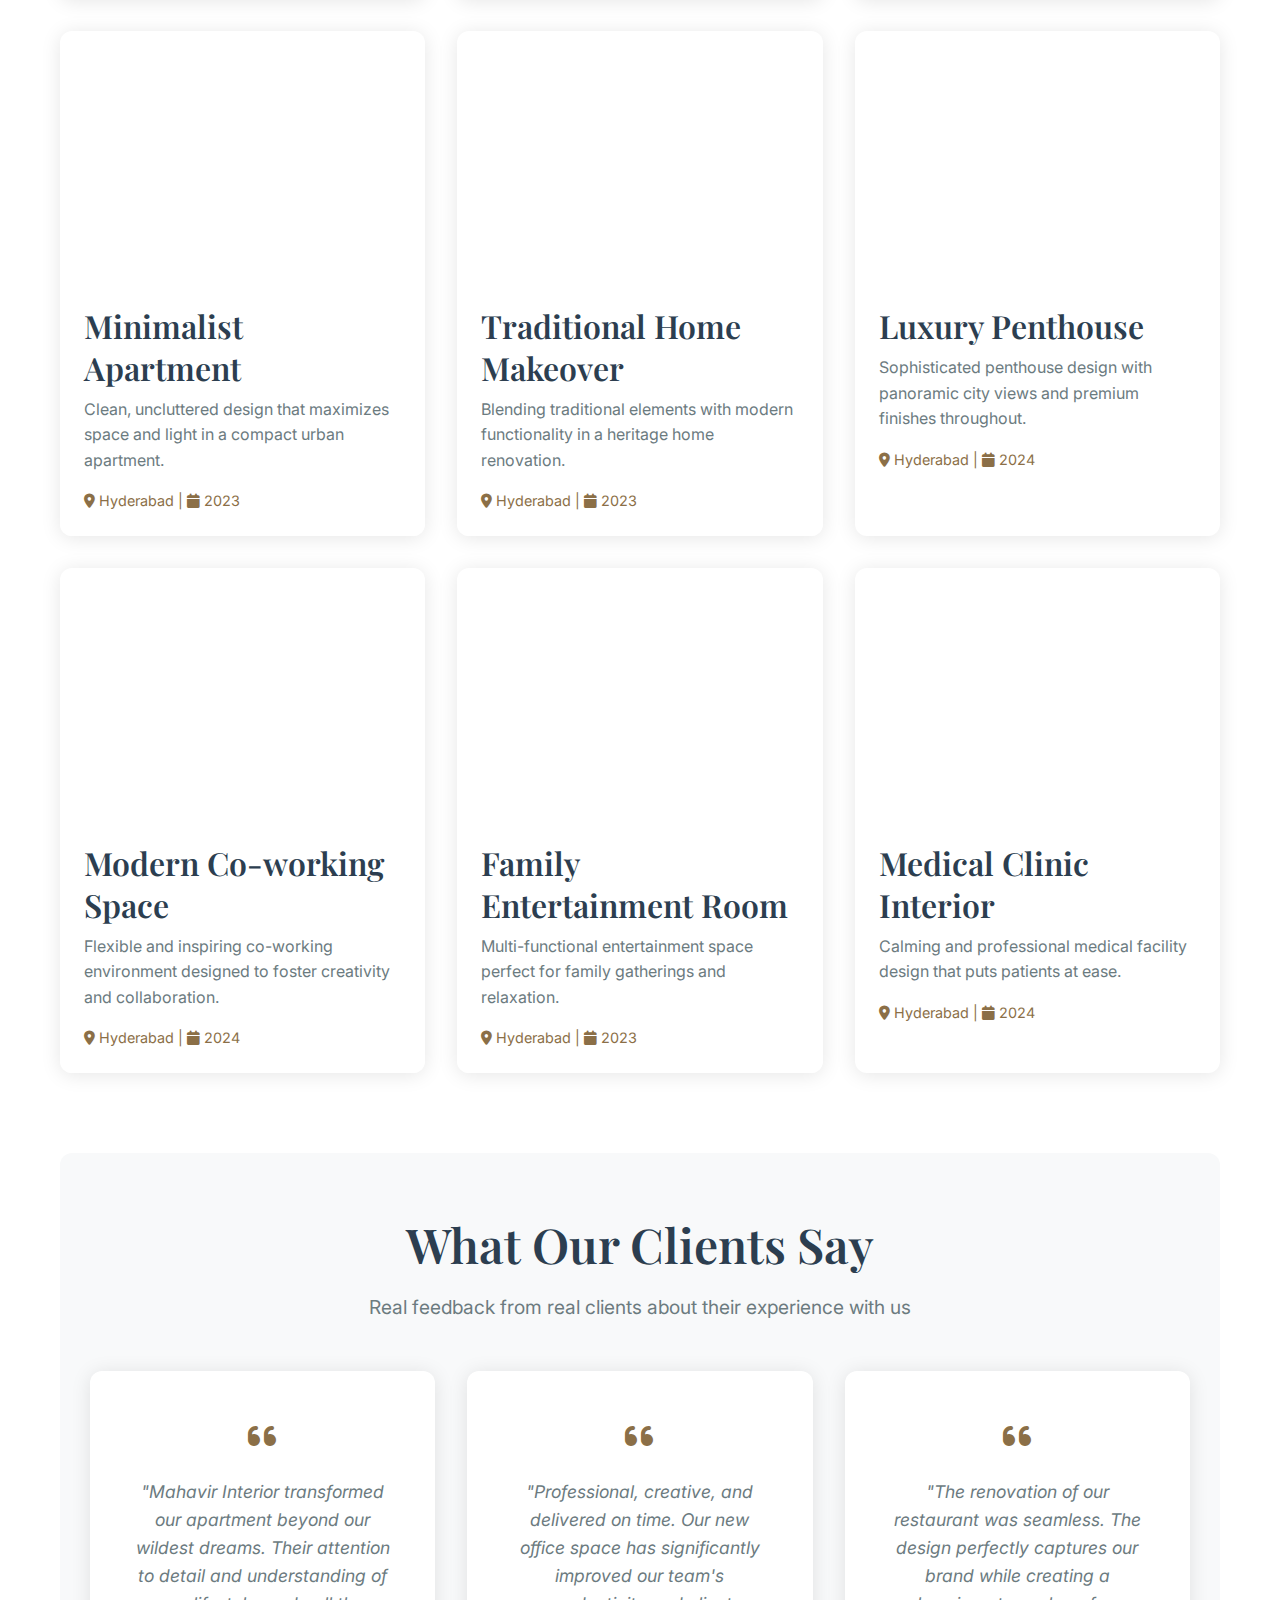
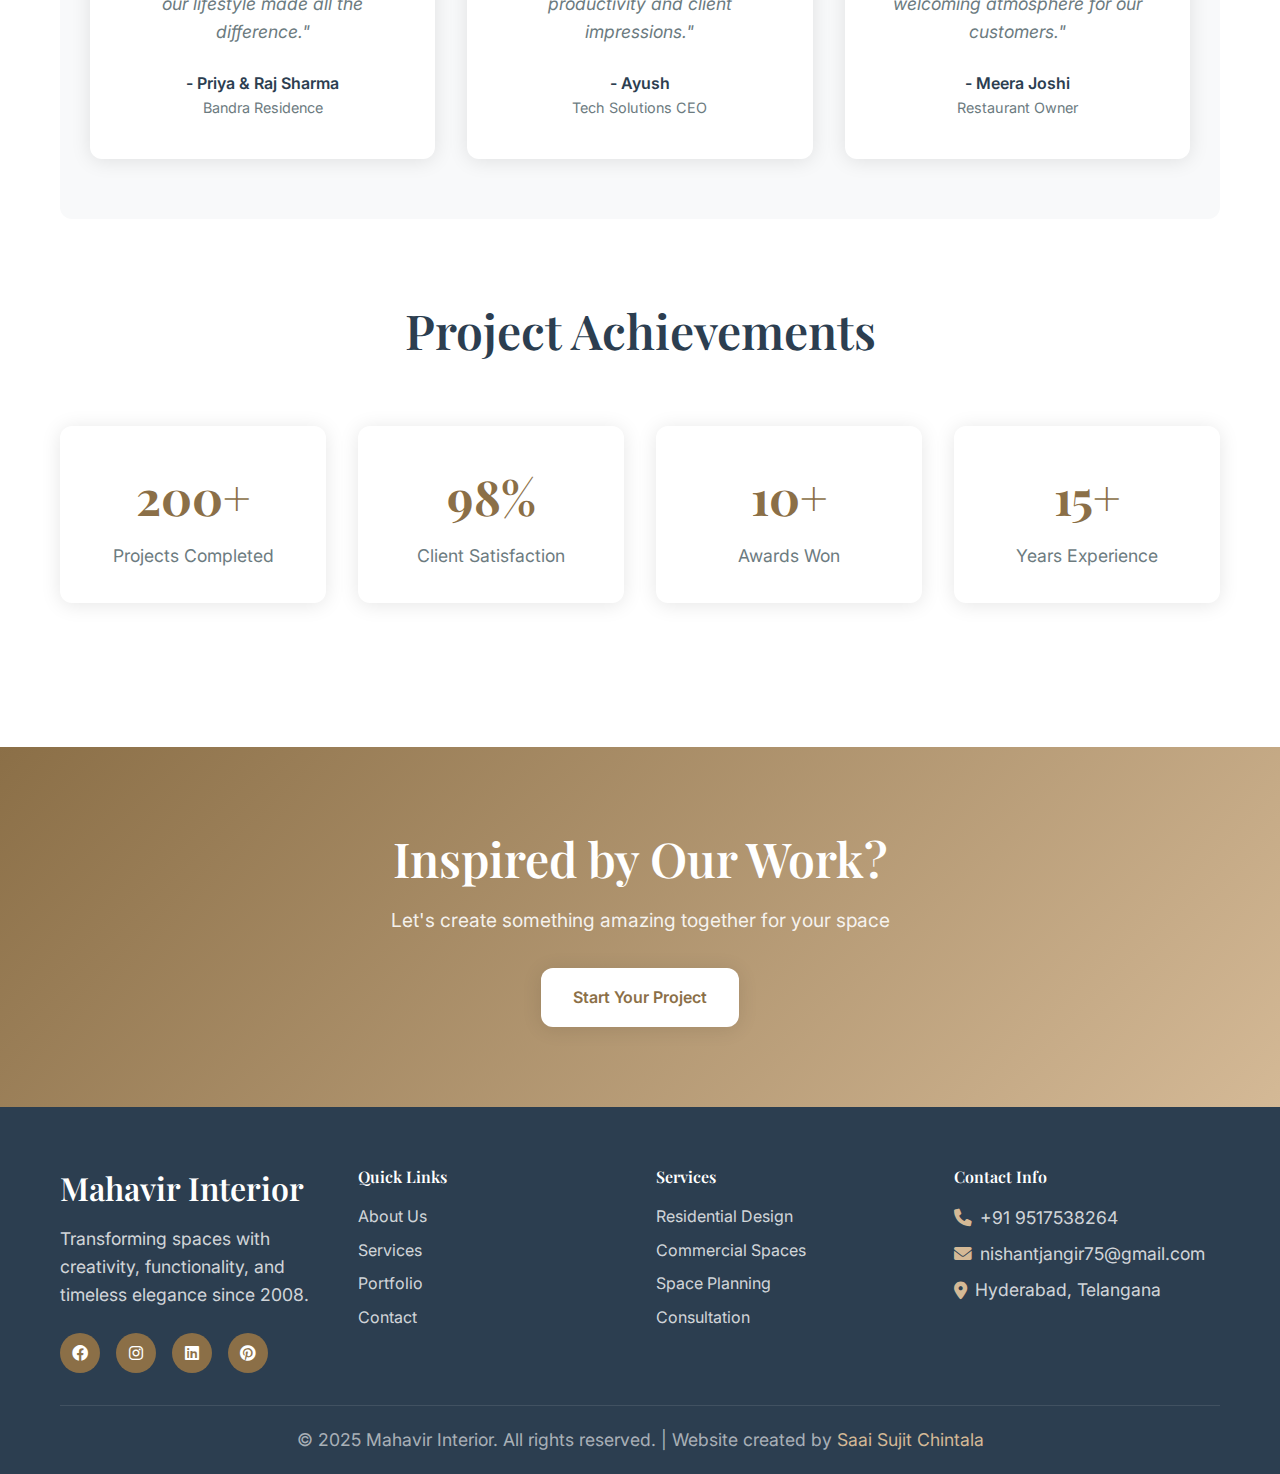
<file: portfolio.html>
<!DOCTYPE html>
<html lang="en">
<head>
    <meta charset="UTF-8">
    <meta name="viewport" content="width=device-width, initial-scale=1.0">
    <title>Portfolio - Mahavir Interior</title>
    <link rel="stylesheet" href="css/style.css">
    <link rel="preconnect" href="https://fonts.googleapis.com">
    <link rel="preconnect" href="https://fonts.gstatic.com" crossorigin>
    <link href="https://fonts.googleapis.com/css2?family=Playfair+Display:wght@400;500;600;700&family=Inter:wght@300;400;500;600&display=swap" rel="stylesheet">
    <link rel="stylesheet" href="https://cdnjs.cloudflare.com/ajax/libs/font-awesome/6.0.0/css/all.min.css">
</head>
<body>
    <!-- Navigation -->
    <nav class="navbar">
        <div class="nav-container">
            <div class="nav-logo">
                <h2>Mahavir Interior</h2>
            </div>
            <ul class="nav-menu">
                <li class="nav-item">
                    <a href="index.html" class="nav-link">Home</a>
                </li>
                <li class="nav-item">
                    <a href="about.html" class="nav-link">About</a>
                </li>
                <li class="nav-item">
                    <a href="services.html" class="nav-link">Services</a>
                </li>
                <li class="nav-item">
                    <a href="portfolio.html" class="nav-link active">Portfolio</a>
                </li>
                <li class="nav-item">
                    <a href="contact.html" class="nav-link">Contact</a>
                </li>
            </ul>
            <div class="hamburger">
                <span class="bar"></span>
                <span class="bar"></span>
                <span class="bar"></span>
            </div>
        </div>
    </nav>

    <!-- Page Header -->
    <section class="page-header">
        <div class="container">
            <h1>Our Portfolio</h1>
            <p>Explore our stunning collection of transformed spaces that showcase our design excellence</p>
        </div>
    </section>

    <!-- Main Content -->
    <main class="page-content">
        <div class="container">
            <!-- Portfolio Filter -->
            <div style="text-align: center; margin-bottom: 3rem;">
                <div style="display: inline-flex; gap: 1rem; background: var(--bg-light); padding: 0.5rem; border-radius: var(--border-radius);">
                    <button class="filter-btn active" data-filter="all">All Projects</button>
                    <button class="filter-btn" data-filter="residential">Residential</button>
                    <button class="filter-btn" data-filter="commercial">Commercial</button>
                    <button class="filter-btn" data-filter="renovation">Renovation</button>
                </div>
            </div>

            <!-- Portfolio Grid -->
            <div class="portfolio-grid">
                <!-- Residential Projects -->
                <div class="portfolio-item" data-category="residential">
                    <div class="portfolio-image" style="background-image: url('https://images.unsplash.com/photo-1586023492125-27b2c045efd7?ixlib=rb-4.0.3&auto=format&fit=crop&w=800&q=80');"></div>
                    <div class="portfolio-content">
                        <h3>Modern Living Room</h3>
                        <p>Contemporary design with clean lines and warm textures for a young family in Bandra.</p>
                        <div style="margin-top: 1rem; color: var(--primary-color); font-size: 0.9rem;">
                            <i class="fas fa-map-marker-alt"></i> Suncity, Hyderabad | <i class="fas fa-calendar"></i> 2024
                        </div>
                    </div>
                </div>

                <div class="portfolio-item" data-category="residential">
                    <div class="portfolio-image" style="background-image: url('https://images.unsplash.com/photo-1615529162924-f8605388461d?ixlib=rb-4.0.3&auto=format&fit=crop&w=800&q=80');"></div>
                    <div class="portfolio-content">
                        <h3>Luxury Master Bedroom</h3>
                        <p>Elegant and serene bedroom design featuring custom furniture and sophisticated lighting.</p>
                        <div style="margin-top: 1rem; color: var(--primary-color); font-size: 0.9rem;">
                            <i class="fas fa-map-marker-alt"></i> Hyderabad | <i class="fas fa-calendar"></i> 2024
                        </div>
                    </div>
                </div>

                <div class="portfolio-item" data-category="residential renovation">
                    <div class="portfolio-image" style="background-image: url('https://images.unsplash.com/photo-1556909114-4f6e3bb3a4e2?ixlib=rb-4.0.3&auto=format&fit=crop&w=800&q=80');"></div>
                    <div class="portfolio-content">
                        <h3>Modern Kitchen Renovation</h3>
                        <p>Complete kitchen transformation with smart storage solutions and premium appliances.</p>
                        <div style="margin-top: 1rem; color: var(--primary-color); font-size: 0.9rem;">
                            <i class="fas fa-map-marker-alt"></i> Hyderabad | <i class="fas fa-calendar"></i> 2023
                        </div>
                    </div>
                </div>

                <!-- Commercial Projects -->
                <div class="portfolio-item" data-category="commercial">
                    <div class="portfolio-image" style="background-image: url('https://images.unsplash.com/photo-1497366216548-37526070297c?ixlib=rb-4.0.3&auto=format&fit=crop&w=800&q=80');"></div>
                    <div class="portfolio-content">
                        <h3>Corporate Office Design</h3>
                        <p>Professional workspace design that promotes collaboration and productivity for a tech startup.</p>
                        <div style="margin-top: 1rem; color: var(--primary-color); font-size: 0.9rem;">
                            <i class="fas fa-map-marker-alt"></i> Hyderabad | <i class="fas fa-calendar"></i> 2024
                        </div>
                    </div>
                </div>

                <div class="portfolio-item" data-category="commercial">
                    <div class="portfolio-image" style="background-image: url('https://images.unsplash.com/photo-1555963892-711cb65c2e43?ixlib=rb-4.0.3&auto=format&fit=crop&w=800&q=80');"></div>
                    <div class="portfolio-content">
                        <h3>Boutique Restaurant</h3>
                        <p>Warm and inviting restaurant interior that creates the perfect dining atmosphere.</p>
                        <div style="margin-top: 1rem; color: var(--primary-color); font-size: 0.9rem;">
                            <i class="fas fa-map-marker-alt"></i> Hyderabad | <i class="fas fa-calendar"></i> 2023
                        </div>
                    </div>
                </div>

                <div class="portfolio-item" data-category="commercial">
                    <div class="portfolio-image" style="background-image: url('https://images.unsplash.com/photo-1441986300917-64674bd600d8?ixlib=rb-4.0.3&auto=format&fit=crop&w=800&q=80');"></div>
                    <div class="portfolio-content">
                        <h3>Retail Showroom</h3>
                        <p>Elegant showroom design that showcases products beautifully while ensuring smooth customer flow.</p>
                        <div style="margin-top: 1rem; color: var(--primary-color); font-size: 0.9rem;">
                            <i class="fas fa-map-marker-alt"></i> Hyderabad | <i class="fas fa-calendar"></i> 2024
                        </div>
                    </div>
                </div>

                <!-- More Residential Projects -->
                <div class="portfolio-item" data-category="residential">
                    <div class="portfolio-image" style="background-image: url('https://images.unsplash.com/photo-1618221195710-dd6b41faaea6?ixlib=rb-4.0.3&auto=format&fit=crop&w=800&q=80');"></div>
                    <div class="portfolio-content">
                        <h3>Minimalist Apartment</h3>
                        <p>Clean, uncluttered design that maximizes space and light in a compact urban apartment.</p>
                        <div style="margin-top: 1rem; color: var(--primary-color); font-size: 0.9rem;">
                            <i class="fas fa-map-marker-alt"></i> Hyderabad | <i class="fas fa-calendar"></i> 2023
                        </div>
                    </div>
                </div>

                <div class="portfolio-item" data-category="residential renovation">
                    <div class="portfolio-image" style="background-image: url('https://images.unsplash.com/photo-1560448204-e02f11c3d0e2?ixlib=rb-4.0.3&auto=format&fit=crop&w=800&q=80');"></div>
                    <div class="portfolio-content">
                        <h3>Traditional Home Makeover</h3>
                        <p>Blending traditional elements with modern functionality in a heritage home renovation.</p>
                        <div style="margin-top: 1rem; color: var(--primary-color); font-size: 0.9rem;">
                            <i class="fas fa-map-marker-alt"></i> Hyderabad | <i class="fas fa-calendar"></i> 2023
                        </div>
                    </div>
                </div>

                <div class="portfolio-item" data-category="residential">
                    <div class="portfolio-image" style="background-image: url('https://images.unsplash.com/photo-1567767292278-a4f21aa2d36e?ixlib=rb-4.0.3&auto=format&fit=crop&w=800&q=80');"></div>
                    <div class="portfolio-content">
                        <h3>Luxury Penthouse</h3>
                        <p>Sophisticated penthouse design with panoramic city views and premium finishes throughout.</p>
                        <div style="margin-top: 1rem; color: var(--primary-color); font-size: 0.9rem;">
                            <i class="fas fa-map-marker-alt"></i> Hyderabad | <i class="fas fa-calendar"></i> 2024
                        </div>
                    </div>
                </div>

                <!-- Commercial and Renovation Projects -->
                <div class="portfolio-item" data-category="commercial renovation">
                    <div class="portfolio-image" style="background-image: url('https://images.unsplash.com/photo-1497366811353-6870744d04b2?ixlib=rb-4.0.3&auto=format&fit=crop&w=800&q=80');"></div>
                    <div class="portfolio-content">
                        <h3>Modern Co-working Space</h3>
                        <p>Flexible and inspiring co-working environment designed to foster creativity and collaboration.</p>
                        <div style="margin-top: 1rem; color: var(--primary-color); font-size: 0.9rem;">
                            <i class="fas fa-map-marker-alt"></i> Hyderabad | <i class="fas fa-calendar"></i> 2024
                        </div>
                    </div>
                </div>

                <div class="portfolio-item" data-category="residential">
                    <div class="portfolio-image" style="background-image: url('https://images.unsplash.com/photo-1484301548518-d0e0a5db0fc8?ixlib=rb-4.0.3&auto=format&fit=crop&w=800&q=80');"></div>
                    <div class="portfolio-content">
                        <h3>Family Entertainment Room</h3>
                        <p>Multi-functional entertainment space perfect for family gatherings and relaxation.</p>
                        <div style="margin-top: 1rem; color: var(--primary-color); font-size: 0.9rem;">
                            <i class="fas fa-map-marker-alt"></i> Hyderabad | <i class="fas fa-calendar"></i> 2023
                        </div>
                    </div>
                </div>

                <div class="portfolio-item" data-category="commercial">
                    <div class="portfolio-image" style="background-image: url('https://images.unsplash.com/photo-1571624436279-b272aff752b5?ixlib=rb-4.0.3&auto=format&fit=crop&w=800&q=80');"></div>
                    <div class="portfolio-content">
                        <h3>Medical Clinic Interior</h3>
                        <p>Calming and professional medical facility design that puts patients at ease.</p>
                        <div style="margin-top: 1rem; color: var(--primary-color); font-size: 0.9rem;">
                            <i class="fas fa-map-marker-alt"></i> Hyderabad | <i class="fas fa-calendar"></i> 2024
                        </div>
                    </div>
                </div>
            </div>

            <!-- Client Testimonials -->
            <section style="margin-top: 80px; background: var(--bg-light); padding: 60px 30px; border-radius: var(--border-radius);">
                <h2 class="section-title">What Our Clients Say</h2>
                <p class="section-subtitle">Real feedback from real clients about their experience with us</p>
                
                <div class="services-grid">
                    <div class="service-card">
                        <div style="color: var(--primary-color); font-size: 2rem; margin-bottom: 1rem;">
                            <i class="fas fa-quote-left"></i>
                        </div>
                        <p style="font-style: italic; margin-bottom: 1.5rem;">"Mahavir Interior transformed our apartment beyond our wildest dreams. Their attention to detail and understanding of our lifestyle made all the difference."</p>
                        <div style="color: var(--text-dark); font-weight: 600;">- Priya & Raj Sharma</div>
                        <div style="color: var(--text-light); font-size: 0.9rem;">Bandra Residence</div>
                    </div>
                    <div class="service-card">
                        <div style="color: var(--primary-color); font-size: 2rem; margin-bottom: 1rem;">
                            <i class="fas fa-quote-left"></i>
                        </div>
                        <p style="font-style: italic; margin-bottom: 1.5rem;">"Professional, creative, and delivered on time. Our new office space has significantly improved our team's productivity and client impressions."</p>
                        <div style="color: var(--text-dark); font-weight: 600;">- Ayush</div>
                        <div style="color: var(--text-light); font-size: 0.9rem;">Tech Solutions CEO</div>
                    </div>
                    <div class="service-card">
                        <div style="color: var(--primary-color); font-size: 2rem; margin-bottom: 1rem;">
                            <i class="fas fa-quote-left"></i>
                        </div>
                        <p style="font-style: italic; margin-bottom: 1.5rem;">"The renovation of our restaurant was seamless. The design perfectly captures our brand while creating a welcoming atmosphere for our customers."</p>
                        <div style="color: var(--text-dark); font-weight: 600;">- Meera Joshi</div>
                        <div style="color: var(--text-light); font-size: 0.9rem;">Restaurant Owner</div>
                    </div>
                </div>
            </section>

            <!-- Project Stats -->
            <section style="margin-top: 80px;">
                <h2 class="section-title">Project Achievements</h2>
                <div class="stats">
                    <div class="stat">
                        <div class="stat-number">200+</div>
                        <div class="stat-label">Projects Completed</div>
                    </div>
                    <div class="stat">
                        <div class="stat-number">98%</div>
                        <div class="stat-label">Client Satisfaction</div>
                    </div>
                    <div class="stat">
                        <div class="stat-number">10+</div>
                        <div class="stat-label">Awards Won</div>
                    </div>
                    <div class="stat">
                        <div class="stat-number">15+</div>
                        <div class="stat-label">Years Experience</div>
                    </div>
                </div>
            </section>
        </div>
    </main>

    <!-- CTA Section -->
    <section class="cta">
        <div class="container">
            <h2>Inspired by Our Work?</h2>
            <p>Let's create something amazing together for your space</p>
            <a href="contact.html" class="btn btn-primary">Start Your Project</a>
        </div>
    </section>

    <!-- Footer -->
    <footer class="footer">
        <div class="container">
            <div class="footer-content">
                <div class="footer-section">
                    <h3>Mahavir Interior</h3>
                    <p>Transforming spaces with creativity, functionality, and timeless elegance since 2008.</p>
                    <div class="social-links">
                        <a href="#"><i class="fab fa-facebook"></i></a>
                        <a href="#"><i class="fab fa-instagram"></i></a>
                        <a href="#"><i class="fab fa-linkedin"></i></a>
                        <a href="#"><i class="fab fa-pinterest"></i></a>
                    </div>
                </div>
                <div class="footer-section">
                    <h4>Quick Links</h4>
                    <ul>
                        <li><a href="about.html">About Us</a></li>
                        <li><a href="services.html">Services</a></li>
                        <li><a href="portfolio.html">Portfolio</a></li>
                        <li><a href="contact.html">Contact</a></li>
                    </ul>
                </div>
                <div class="footer-section">
                    <h4>Services</h4>
                    <ul>
                        <li><a href="#">Residential Design</a></li>
                        <li><a href="#">Commercial Spaces</a></li>
                        <li><a href="#">Space Planning</a></li>
                        <li><a href="#">Consultation</a></li>
                    </ul>
                </div>
                <div class="footer-section">
                    <h4>Contact Info</h4>
                    <div class="contact-info">
                        <p><i class="fas fa-phone"></i> +91 9517538264</p>
                        <p><i class="fas fa-envelope"></i> nishantjangir75@gmail.com</p>
                        <p><i class="fas fa-map-marker-alt"></i> Hyderabad, Telangana</p>
                    </div>
                </div>
            </div>
            <div class="footer-bottom">
                <p>&copy; 2025 Mahavir Interior. All rights reserved. | Website created by <a href="#" style="color: var(--secondary-color); text-decoration: none;">Saai Sujit Chintala</a></p>
            </div>
        </div>
    </footer>

    <script src="js/script.js"></script>
</body>
</html>
</file>
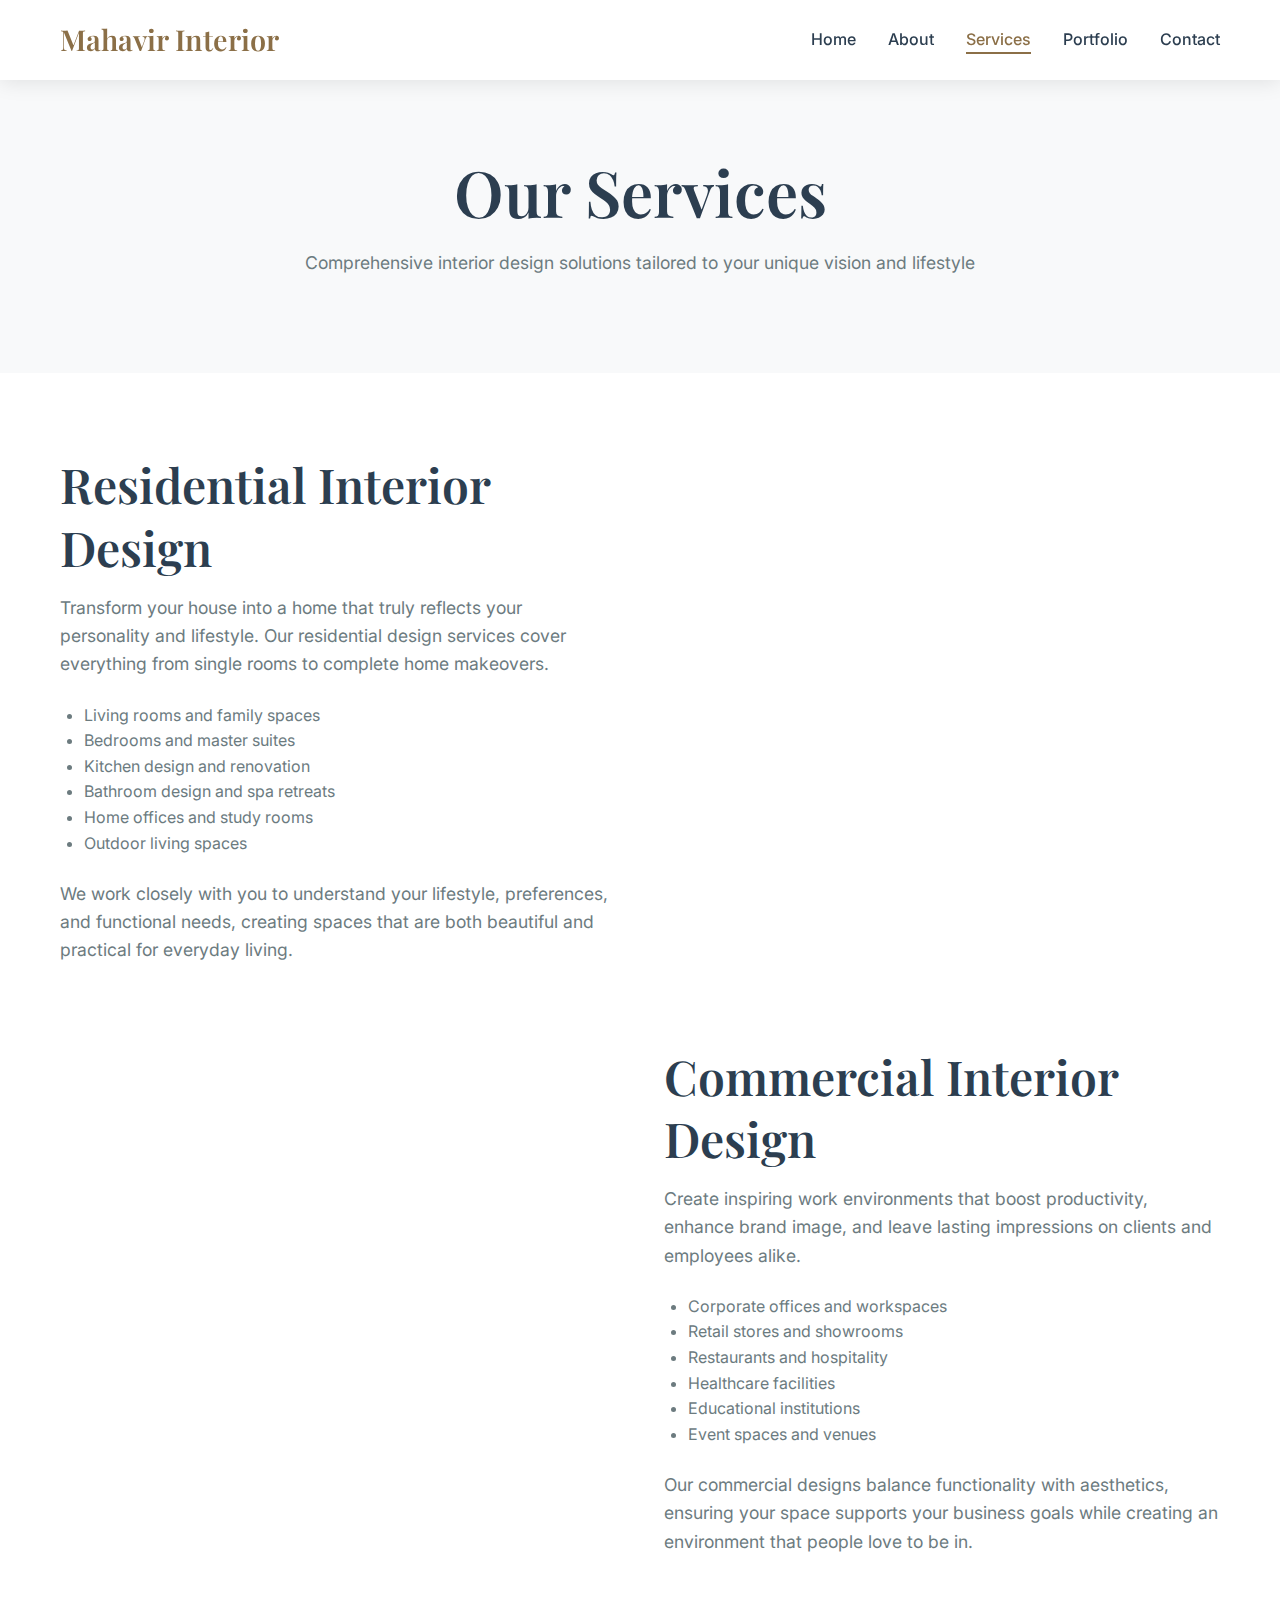
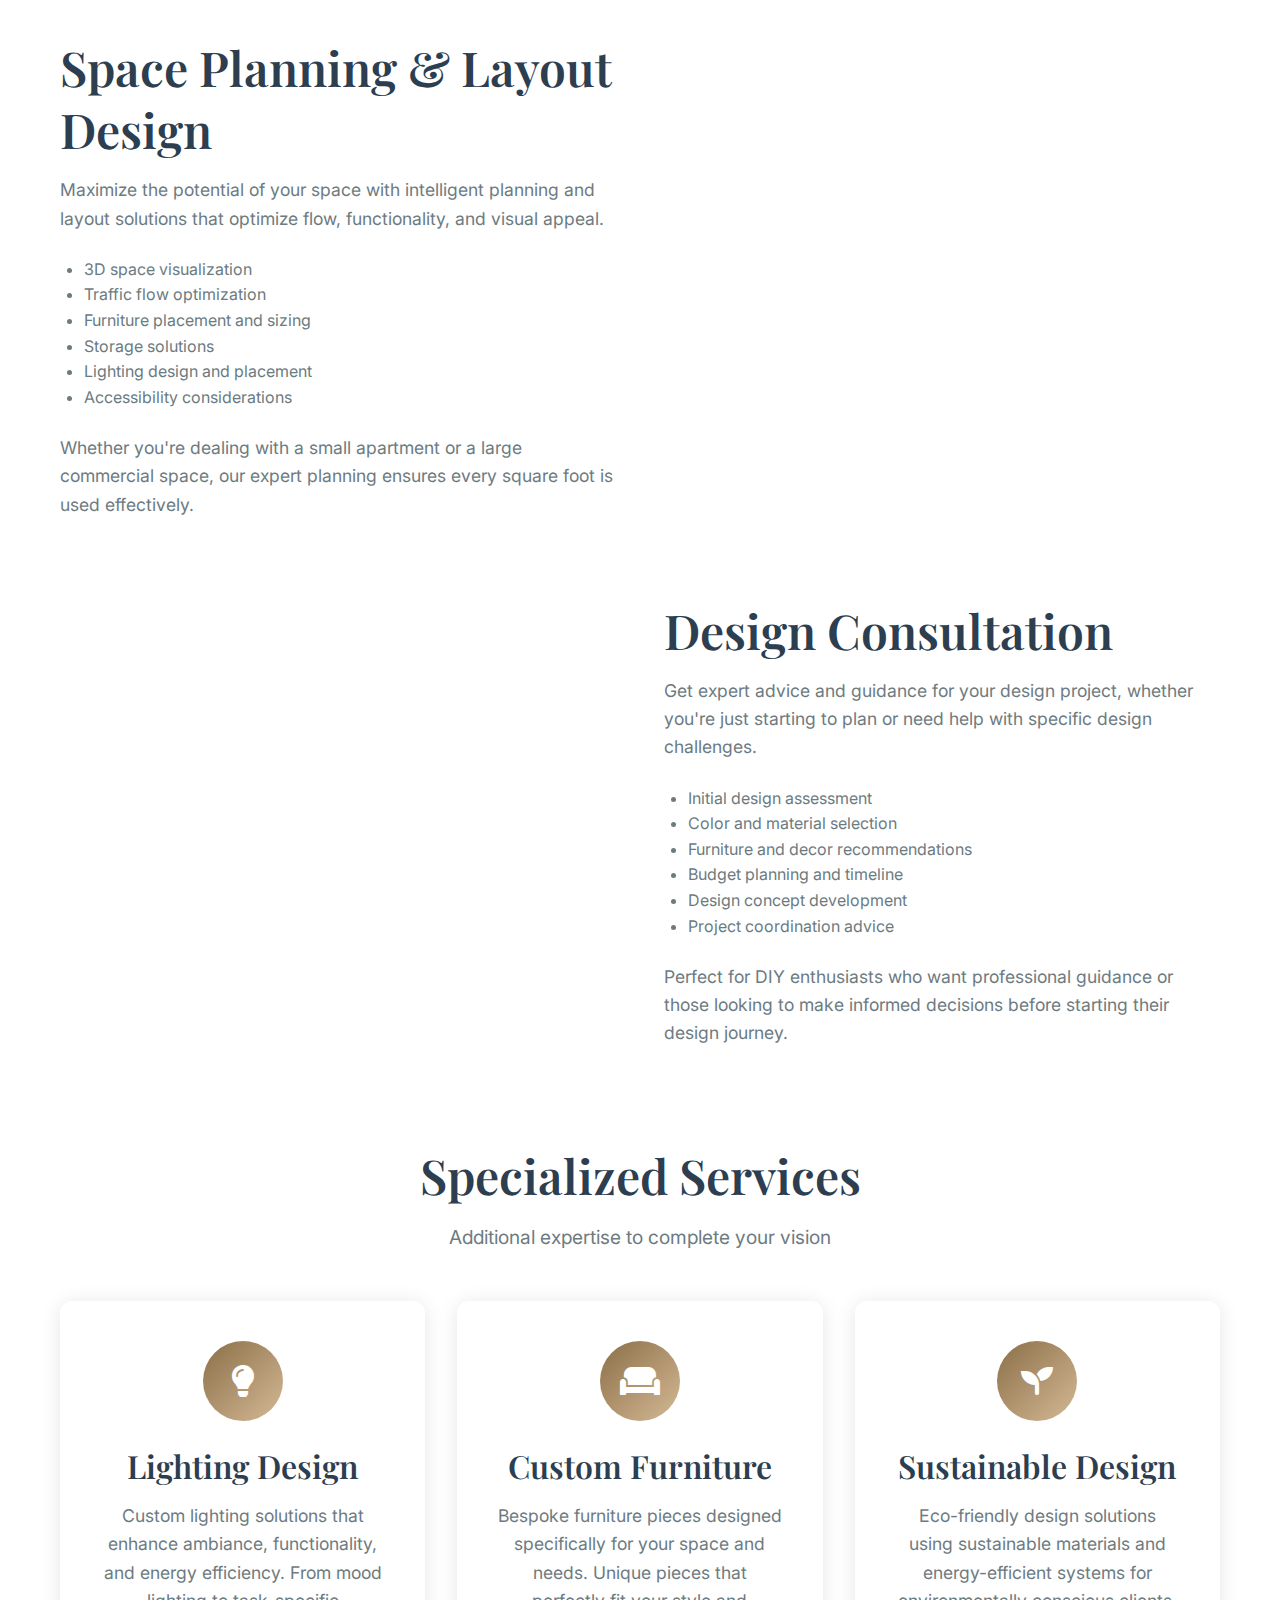
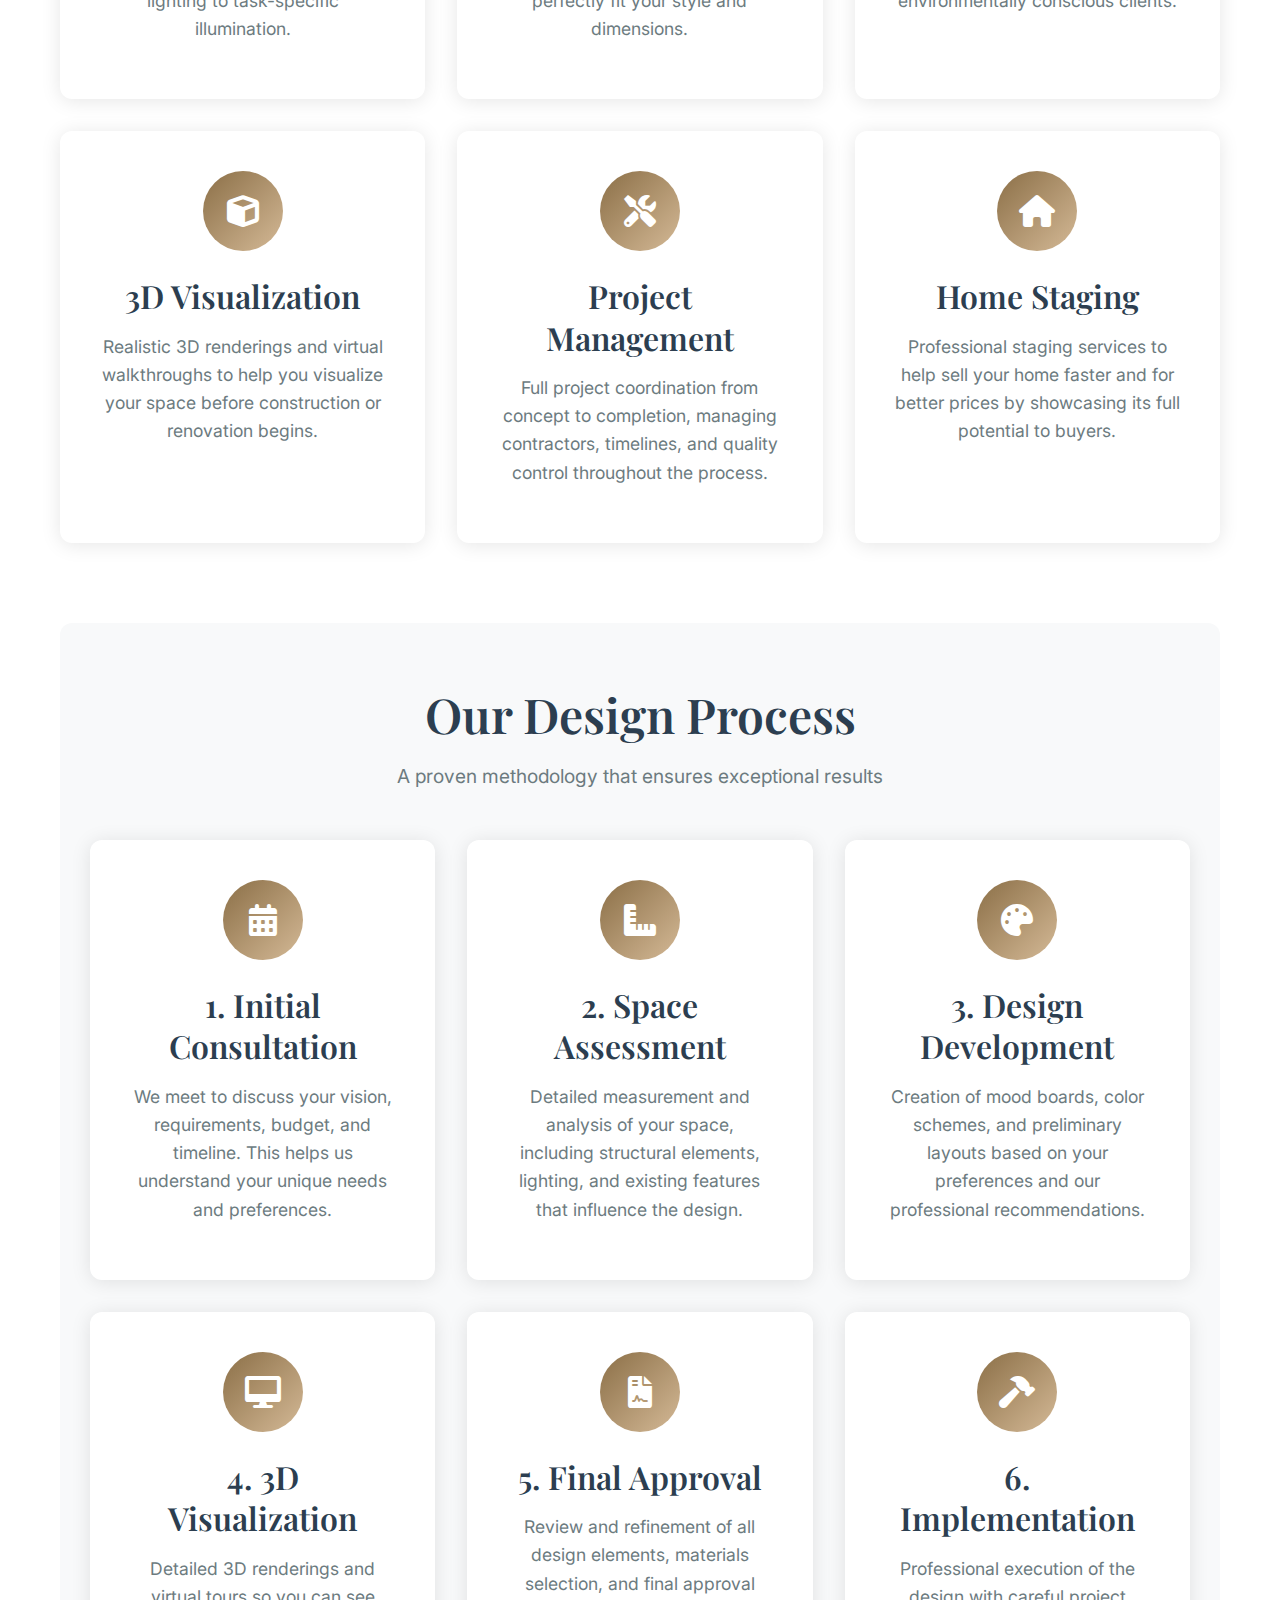
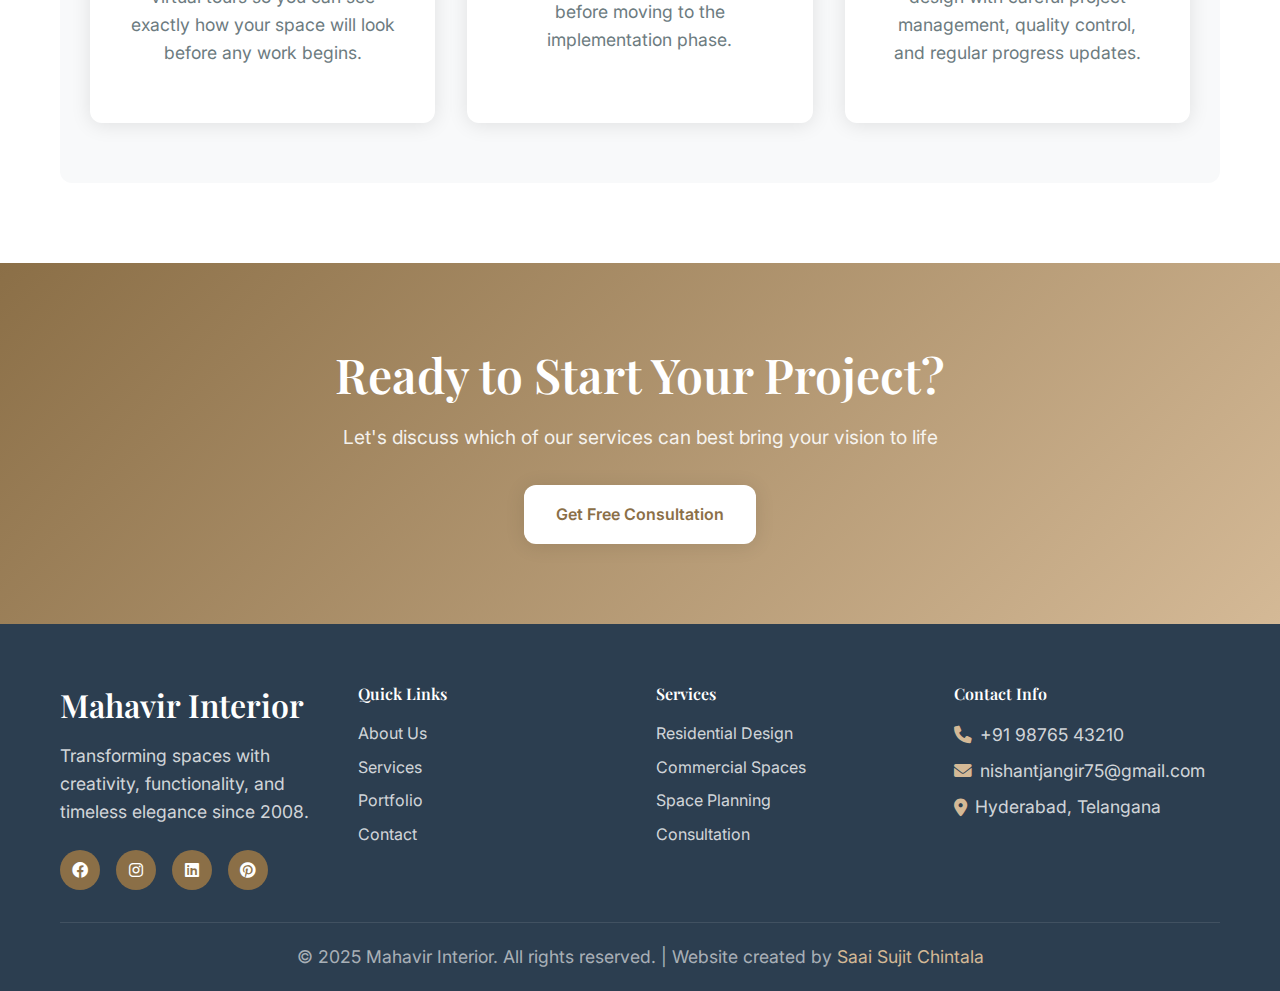
<file: services.html>
<!DOCTYPE html>
<html lang="en">
<head>
    <meta charset="UTF-8">
    <meta name="viewport" content="width=device-width, initial-scale=1.0">
    <title>Services - Mahavir Interior</title>
    <link rel="stylesheet" href="css/style.css">
    <link rel="preconnect" href="https://fonts.googleapis.com">
    <link rel="preconnect" href="https://fonts.gstatic.com" crossorigin>
    <link href="https://fonts.googleapis.com/css2?family=Playfair+Display:wght@400;500;600;700&family=Inter:wght@300;400;500;600&display=swap" rel="stylesheet">
    <link rel="stylesheet" href="https://cdnjs.cloudflare.com/ajax/libs/font-awesome/6.0.0/css/all.min.css">
</head>
<body>
    <!-- Navigation -->
    <nav class="navbar">
        <div class="nav-container">
            <div class="nav-logo">
                <h2>Mahavir Interior</h2>
            </div>
            <ul class="nav-menu">
                <li class="nav-item">
                    <a href="index.html" class="nav-link">Home</a>
                </li>
                <li class="nav-item">
                    <a href="about.html" class="nav-link">About</a>
                </li>
                <li class="nav-item">
                    <a href="services.html" class="nav-link active">Services</a>
                </li>
                <li class="nav-item">
                    <a href="portfolio.html" class="nav-link">Portfolio</a>
                </li>
                <li class="nav-item">
                    <a href="contact.html" class="nav-link">Contact</a>
                </li>
            </ul>
            <div class="hamburger">
                <span class="bar"></span>
                <span class="bar"></span>
                <span class="bar"></span>
            </div>
        </div>
    </nav>

    <!-- Page Header -->
    <section class="page-header">
        <div class="container">
            <h1>Our Services</h1>
            <p>Comprehensive interior design solutions tailored to your unique vision and lifestyle</p>
        </div>
    </section>

    <!-- Main Content -->
    <main class="page-content">
        <div class="container">
            <!-- Services Overview -->
            <section class="services-detailed">
                <!-- Residential Design -->
                <div class="service-detail">
                    <div class="service-text">
                        <h2>Residential Interior Design</h2>
                        <p>Transform your house into a home that truly reflects your personality and lifestyle. Our residential design services cover everything from single rooms to complete home makeovers.</p>
                        <ul style="margin: 1.5rem 0; padding-left: 1.5rem; color: var(--text-light);">
                            <li>Living rooms and family spaces</li>
                            <li>Bedrooms and master suites</li>
                            <li>Kitchen design and renovation</li>
                            <li>Bathroom design and spa retreats</li>
                            <li>Home offices and study rooms</li>
                            <li>Outdoor living spaces</li>
                        </ul>
                        <p>We work closely with you to understand your lifestyle, preferences, and functional needs, creating spaces that are both beautiful and practical for everyday living.</p>
                    </div>
                    <div class="service-detail-image">
                        <div class="service-detail-bg" style="background-image: url('https://images.unsplash.com/photo-1586023492125-27b2c045efd7?ixlib=rb-4.0.3&auto=format&fit=crop&w=800&q=80');"></div>
                    </div>
                </div>

                <!-- Commercial Design -->
                <div class="service-detail">
                    <div class="service-text">
                        <h2>Commercial Interior Design</h2>
                        <p>Create inspiring work environments that boost productivity, enhance brand image, and leave lasting impressions on clients and employees alike.</p>
                        <ul style="margin: 1.5rem 0; padding-left: 1.5rem; color: var(--text-light);">
                            <li>Corporate offices and workspaces</li>
                            <li>Retail stores and showrooms</li>
                            <li>Restaurants and hospitality</li>
                            <li>Healthcare facilities</li>
                            <li>Educational institutions</li>
                            <li>Event spaces and venues</li>
                        </ul>
                        <p>Our commercial designs balance functionality with aesthetics, ensuring your space supports your business goals while creating an environment that people love to be in.</p>
                    </div>
                    <div class="service-detail-image">
                        <div class="service-detail-bg" style="background-image: url('https://images.unsplash.com/photo-1497366216548-37526070297c?ixlib=rb-4.0.3&auto=format&fit=crop&w=800&q=80');"></div>
                    </div>
                </div>

                <!-- Space Planning -->
                <div class="service-detail">
                    <div class="service-text">
                        <h2>Space Planning & Layout Design</h2>
                        <p>Maximize the potential of your space with intelligent planning and layout solutions that optimize flow, functionality, and visual appeal.</p>
                        <ul style="margin: 1.5rem 0; padding-left: 1.5rem; color: var(--text-light);">
                            <li>3D space visualization</li>
                            <li>Traffic flow optimization</li>
                            <li>Furniture placement and sizing</li>
                            <li>Storage solutions</li>
                            <li>Lighting design and placement</li>
                            <li>Accessibility considerations</li>
                        </ul>
                        <p>Whether you're dealing with a small apartment or a large commercial space, our expert planning ensures every square foot is used effectively.</p>
                    </div>
                    <div class="service-detail-image">
                        <div class="service-detail-bg" style="background-image: url('https://images.unsplash.com/photo-1618221195710-dd6b41faaea6?ixlib=rb-4.0.3&auto=format&fit=crop&w=800&q=80');"></div>
                    </div>
                </div>

                <!-- Consultation -->
                <div class="service-detail">
                    <div class="service-text">
                        <h2>Design Consultation</h2>
                        <p>Get expert advice and guidance for your design project, whether you're just starting to plan or need help with specific design challenges.</p>
                        <ul style="margin: 1.5rem 0; padding-left: 1.5rem; color: var(--text-light);">
                            <li>Initial design assessment</li>
                            <li>Color and material selection</li>
                            <li>Furniture and decor recommendations</li>
                            <li>Budget planning and timeline</li>
                            <li>Design concept development</li>
                            <li>Project coordination advice</li>
                        </ul>
                        <p>Perfect for DIY enthusiasts who want professional guidance or those looking to make informed decisions before starting their design journey.</p>
                    </div>
                    <div class="service-detail-image">
                        <div class="service-detail-bg" style="background-image: url('https://images.unsplash.com/photo-1560448204-e02f11c3d0e2?ixlib=rb-4.0.3&auto=format&fit=crop&w=800&q=80');"></div>
                    </div>
                </div>
            </section>

            <!-- Additional Services -->
            <section style="margin-top: 80px;">
                <h2 class="section-title">Specialized Services</h2>
                <p class="section-subtitle">Additional expertise to complete your vision</p>
                
                <div class="services-grid">
                    <div class="service-card">
                        <div class="service-icon">
                            <i class="fas fa-lightbulb"></i>
                        </div>
                        <h3>Lighting Design</h3>
                        <p>Custom lighting solutions that enhance ambiance, functionality, and energy efficiency. From mood lighting to task-specific illumination.</p>
                    </div>
                    <div class="service-card">
                        <div class="service-icon">
                            <i class="fas fa-couch"></i>
                        </div>
                        <h3>Custom Furniture</h3>
                        <p>Bespoke furniture pieces designed specifically for your space and needs. Unique pieces that perfectly fit your style and dimensions.</p>
                    </div>
                    <div class="service-card">
                        <div class="service-icon">
                            <i class="fas fa-seedling"></i>
                        </div>
                        <h3>Sustainable Design</h3>
                        <p>Eco-friendly design solutions using sustainable materials and energy-efficient systems for environmentally conscious clients.</p>
                    </div>
                    <div class="service-card">
                        <div class="service-icon">
                            <i class="fas fa-cube"></i>
                        </div>
                        <h3>3D Visualization</h3>
                        <p>Realistic 3D renderings and virtual walkthroughs to help you visualize your space before construction or renovation begins.</p>
                    </div>
                    <div class="service-card">
                        <div class="service-icon">
                            <i class="fas fa-tools"></i>
                        </div>
                        <h3>Project Management</h3>
                        <p>Full project coordination from concept to completion, managing contractors, timelines, and quality control throughout the process.</p>
                    </div>
                    <div class="service-card">
                        <div class="service-icon">
                            <i class="fas fa-home"></i>
                        </div>
                        <h3>Home Staging</h3>
                        <p>Professional staging services to help sell your home faster and for better prices by showcasing its full potential to buyers.</p>
                    </div>
                </div>
            </section>

            <!-- Process Section -->
            <section style="margin-top: 80px; background: var(--bg-light); padding: 60px 30px; border-radius: var(--border-radius);">
                <h2 class="section-title">Our Design Process</h2>
                <p class="section-subtitle">A proven methodology that ensures exceptional results</p>
                
                <div class="services-grid">
                    <div class="service-card">
                        <div class="service-icon">
                            <i class="fas fa-calendar-alt"></i>
                        </div>
                        <h3>1. Initial Consultation</h3>
                        <p>We meet to discuss your vision, requirements, budget, and timeline. This helps us understand your unique needs and preferences.</p>
                    </div>
                    <div class="service-card">
                        <div class="service-icon">
                            <i class="fas fa-ruler-combined"></i>
                        </div>
                        <h3>2. Space Assessment</h3>
                        <p>Detailed measurement and analysis of your space, including structural elements, lighting, and existing features that influence the design.</p>
                    </div>
                    <div class="service-card">
                        <div class="service-icon">
                            <i class="fas fa-palette"></i>
                        </div>
                        <h3>3. Design Development</h3>
                        <p>Creation of mood boards, color schemes, and preliminary layouts based on your preferences and our professional recommendations.</p>
                    </div>
                    <div class="service-card">
                        <div class="service-icon">
                            <i class="fas fa-desktop"></i>
                        </div>
                        <h3>4. 3D Visualization</h3>
                        <p>Detailed 3D renderings and virtual tours so you can see exactly how your space will look before any work begins.</p>
                    </div>
                    <div class="service-card">
                        <div class="service-icon">
                            <i class="fas fa-file-contract"></i>
                        </div>
                        <h3>5. Final Approval</h3>
                        <p>Review and refinement of all design elements, materials selection, and final approval before moving to the implementation phase.</p>
                    </div>
                    <div class="service-card">
                        <div class="service-icon">
                            <i class="fas fa-hammer"></i>
                        </div>
                        <h3>6. Implementation</h3>
                        <p>Professional execution of the design with careful project management, quality control, and regular progress updates.</p>
                    </div>
                </div>
            </section>
        </div>
    </main>

    <!-- CTA Section -->
    <section class="cta">
        <div class="container">
            <h2>Ready to Start Your Project?</h2>
            <p>Let's discuss which of our services can best bring your vision to life</p>
            <a href="contact.html" class="btn btn-primary">Get Free Consultation</a>
        </div>
    </section>

    <!-- Footer -->
    <footer class="footer">
        <div class="container">
            <div class="footer-content">
                <div class="footer-section">
                    <h3>Mahavir Interior</h3>
                    <p>Transforming spaces with creativity, functionality, and timeless elegance since 2008.</p>
                    <div class="social-links">
                        <a href="#"><i class="fab fa-facebook"></i></a>
                        <a href="#"><i class="fab fa-instagram"></i></a>
                        <a href="#"><i class="fab fa-linkedin"></i></a>
                        <a href="#"><i class="fab fa-pinterest"></i></a>
                    </div>
                </div>
                <div class="footer-section">
                    <h4>Quick Links</h4>
                    <ul>
                        <li><a href="about.html">About Us</a></li>
                        <li><a href="services.html">Services</a></li>
                        <li><a href="portfolio.html">Portfolio</a></li>
                        <li><a href="contact.html">Contact</a></li>
                    </ul>
                </div>
                <div class="footer-section">
                    <h4>Services</h4>
                    <ul>
                        <li><a href="#">Residential Design</a></li>
                        <li><a href="#">Commercial Spaces</a></li>
                        <li><a href="#">Space Planning</a></li>
                        <li><a href="#">Consultation</a></li>
                    </ul>
                </div>
                <div class="footer-section">
                    <h4>Contact Info</h4>
                    <div class="contact-info">
                        <p><i class="fas fa-phone"></i> +91 98765 43210</p>
                        <p><i class="fas fa-envelope"></i> nishantjangir75@gmail.com</p>
                        <p><i class="fas fa-map-marker-alt"></i> Hyderabad, Telangana</p>
                    </div>
                </div>
            </div>
            <div class="footer-bottom">
                <p>&copy; 2025 Mahavir Interior. All rights reserved. | Website created by <a href="#" style="color: var(--secondary-color); text-decoration: none;">Saai Sujit Chintala</a></p>
            </div>
        </div>
    </footer>

    <script src="js/script.js"></script>
</body>
</html>
</file>
<file: css/style.css>
/* CSS Variables */
:root {
    --primary-color: #8B6F47;
    --secondary-color: #D4B996;
    --accent-color: #2C3E50;
    --text-dark: #2C3E50;
    --text-light: #6C7B7F;
    --text-white: #FFFFFF;
    --bg-light: #F8F9FA;
    --bg-white: #FFFFFF;
    --border-light: #E8E9EA;
    --shadow-light: 0 2px 20px rgba(0,0,0,0.1);
    --shadow-medium: 0 8px 40px rgba(0,0,0,0.12);
    --shadow-heavy: 0 15px 60px rgba(0,0,0,0.15);
    --gradient-primary: linear-gradient(135deg, #8B6F47 0%, #D4B996 100%);
    --gradient-overlay: linear-gradient(45deg, rgba(139, 111, 71, 0.9), rgba(212, 185, 150, 0.8));
    --font-primary: 'Playfair Display', serif;
    --font-secondary: 'Inter', sans-serif;
    --border-radius: 12px;
    --transition: all 0.3s cubic-bezier(0.4, 0, 0.2, 1);
}

/* Reset and Base Styles */
* {
    margin: 0;
    padding: 0;
    box-sizing: border-box;
}

html {
    scroll-behavior: smooth;
}

body {
    font-family: var(--font-secondary);
    line-height: 1.6;
    color: var(--text-dark);
    overflow-x: hidden;
}

.container {
    max-width: 1200px;
    margin: 0 auto;
    padding: 0 20px;
}

/* Typography */
h1, h2, h3, h4, h5, h6 {
    font-family: var(--font-primary);
    font-weight: 600;
    line-height: 1.3;
    margin-bottom: 1rem;
}

h1 { font-size: clamp(2.5rem, 5vw, 4rem); }
h2 { font-size: clamp(2rem, 4vw, 3rem); }
h3 { font-size: clamp(1.5rem, 3vw, 2rem); }

p {
    margin-bottom: 1rem;
    color: var(--text-light);
    font-size: 1.1rem;
}

/* Navigation */
.navbar {
    background: var(--bg-white);
    box-shadow: var(--shadow-light);
    position: fixed;
    top: 0;
    width: 100%;
    z-index: 1000;
    transition: var(--transition);
}

.nav-container {
    max-width: 1200px;
    margin: 0 auto;
    padding: 0 20px;
    display: flex;
    justify-content: space-between;
    align-items: center;
    height: 80px;
}

.nav-logo h2 {
    color: var(--primary-color);
    font-size: 1.8rem;
    margin: 0;
}

.nav-menu {
    display: flex;
    list-style: none;
    gap: 2rem;
}

.nav-link {
    text-decoration: none;
    color: var(--text-dark);
    font-weight: 500;
    position: relative;
    transition: var(--transition);
}

.nav-link:hover,
.nav-link.active {
    color: var(--primary-color);
}

.nav-link::after {
    content: '';
    position: absolute;
    bottom: -5px;
    left: 0;
    width: 0;
    height: 2px;
    background: var(--primary-color);
    transition: var(--transition);
}

.nav-link:hover::after,
.nav-link.active::after {
    width: 100%;
}

.hamburger {
    display: none;
    flex-direction: column;
    cursor: pointer;
}

.bar {
    width: 25px;
    height: 3px;
    background: var(--text-dark);
    margin: 3px 0;
    transition: var(--transition);
}

/* Hero Section */
.hero {
    min-height: 100vh;
    display: flex;
    align-items: center;
    padding: 120px 20px 80px;
    background: var(--bg-light);
    position: relative;
    overflow: hidden;
}

.hero-content {
    max-width: 1200px;
    margin: 0 auto;
    display: grid;
    grid-template-columns: 1fr 1fr;
    gap: 4rem;
    align-items: center;
}

.hero-title {
    color: var(--text-dark);
    margin-bottom: 1.5rem;
    line-height: 1.2;
}

.hero-subtitle {
    font-size: 1.2rem;
    margin-bottom: 2.5rem;
    color: var(--text-light);
}

.hero-buttons {
    display: flex;
    gap: 1.5rem;
    flex-wrap: wrap;
}

.hero-image {
    position: relative;
    height: 500px;
    border-radius: var(--border-radius);
    overflow: hidden;
}

.hero-bg {
    width: 100%;
    height: 100%;
    background: var(--gradient-overlay),
                url('https://images.unsplash.com/photo-1586023492125-27b2c045efd7?ixlib=rb-4.0.3&auto=format&fit=crop&w=800&q=80');
    background-size: cover;
    background-position: center;
    border-radius: var(--border-radius);
}

/* Buttons */
.btn {
    display: inline-block;
    padding: 15px 30px;
    border-radius: var(--border-radius);
    text-decoration: none;
    font-weight: 600;
    font-size: 1rem;
    transition: var(--transition);
    border: 2px solid transparent;
    cursor: pointer;
}

.btn-primary {
    background: var(--gradient-primary);
    color: var(--text-white);
    box-shadow: var(--shadow-light);
}

.btn-primary:hover {
    transform: translateY(-2px);
    box-shadow: var(--shadow-medium);
}

.btn-secondary {
    background: transparent;
    color: var(--primary-color);
    border-color: var(--primary-color);
}

.btn-secondary:hover {
    background: var(--primary-color);
    color: var(--text-white);
    transform: translateY(-2px);
}

/* Sections */
.section-title {
    text-align: center;
    color: var(--text-dark);
    margin-bottom: 1rem;
}

.section-subtitle {
    text-align: center;
    font-size: 1.2rem;
    color: var(--text-light);
    margin-bottom: 3rem;
}

/* Services Preview */
.services-preview {
    padding: 100px 0;
    background: var(--bg-white);
}

.services-grid {
    display: grid;
    grid-template-columns: repeat(auto-fit, minmax(300px, 1fr));
    gap: 2rem;
    margin-top: 3rem;
}

.service-card {
    background: var(--bg-white);
    padding: 2.5rem;
    border-radius: var(--border-radius);
    box-shadow: var(--shadow-light);
    text-align: center;
    transition: var(--transition);
}

.service-card:hover {
    transform: translateY(-10px);
    box-shadow: var(--shadow-medium);
}

.service-icon {
    width: 80px;
    height: 80px;
    background: var(--gradient-primary);
    border-radius: 50%;
    display: flex;
    align-items: center;
    justify-content: center;
    margin: 0 auto 1.5rem;
}

.service-icon i {
    font-size: 2rem;
    color: var(--text-white);
}

.service-card h3 {
    color: var(--text-dark);
    margin-bottom: 1rem;
}

/* Why Choose Us */
.why-choose-us {
    padding: 100px 0;
    background: var(--bg-light);
}

.why-content {
    display: grid;
    grid-template-columns: 1fr 1fr;
    gap: 4rem;
    align-items: center;
}

.why-text h2 {
    margin-bottom: 1.5rem;
    color: var(--text-dark);
}

.why-text > p {
    margin-bottom: 2.5rem;
    font-size: 1.2rem;
}

.features {
    display: flex;
    flex-direction: column;
    gap: 1.5rem;
}

.feature {
    display: flex;
    gap: 1rem;
    align-items: flex-start;
}

.feature i {
    font-size: 1.5rem;
    color: var(--primary-color);
    margin-top: 0.2rem;
}

.feature h4 {
    margin-bottom: 0.5rem;
    color: var(--text-dark);
}

.feature p {
    margin: 0;
    font-size: 1rem;
}

.why-image {
    height: 400px;
    border-radius: var(--border-radius);
    overflow: hidden;
}

.why-bg {
    width: 100%;
    height: 100%;
    background: var(--gradient-overlay),
                url('https://images.unsplash.com/photo-1618221195710-dd6b41faaea6?ixlib=rb-4.0.3&auto=format&fit=crop&w=800&q=80');
    background-size: cover;
    background-position: center;
}

/* CTA Section */
.cta {
    padding: 80px 0;
    background: var(--gradient-primary);
    text-align: center;
    color: var(--text-white);
}

.cta h2 {
    color: var(--text-white);
    margin-bottom: 1rem;
}

.cta p {
    font-size: 1.2rem;
    margin-bottom: 2rem;
    color: rgba(255, 255, 255, 0.9);
}

.cta .btn-primary {
    background: var(--bg-white);
    color: var(--primary-color);
}

.cta .btn-primary:hover {
    background: var(--bg-light);
}

/* Footer */
.footer {
    background: var(--text-dark);
    color: var(--text-white);
    padding: 60px 0 20px;
}

.footer-content {
    display: grid;
    grid-template-columns: repeat(auto-fit, minmax(250px, 1fr));
    gap: 2rem;
    margin-bottom: 2rem;
}

.footer-section h3,
.footer-section h4 {
    color: var(--text-white);
    margin-bottom: 1rem;
}

.footer-section p {
    color: rgba(255, 255, 255, 0.8);
    margin-bottom: 1.5rem;
}

.footer-section ul {
    list-style: none;
}

.footer-section ul li {
    margin-bottom: 0.5rem;
}

.footer-section ul li a {
    color: rgba(255, 255, 255, 0.8);
    text-decoration: none;
    transition: var(--transition);
}

.footer-section ul li a:hover {
    color: var(--secondary-color);
}

.social-links {
    display: flex;
    gap: 1rem;
}

.social-links a {
    width: 40px;
    height: 40px;
    background: var(--primary-color);
    border-radius: 50%;
    display: flex;
    align-items: center;
    justify-content: center;
    color: var(--text-white);
    text-decoration: none;
    transition: var(--transition);
}

.social-links a:hover {
    background: var(--secondary-color);
    transform: translateY(-2px);
}

.contact-info p {
    display: flex;
    align-items: center;
    gap: 0.5rem;
    margin-bottom: 0.5rem;
}

.contact-info i {
    color: var(--secondary-color);
}

.footer-bottom {
    border-top: 1px solid rgba(255, 255, 255, 0.1);
    padding-top: 20px;
    text-align: center;
}

.footer-bottom p {
    color: rgba(255, 255, 255, 0.6);
    margin: 0;
}

/* Page-specific styles */
.page-header {
    padding: 150px 0 80px;
    background: var(--bg-light);
    text-align: center;
}

.page-header h1 {
    margin-bottom: 1rem;
}

.page-content {
    padding: 80px 0;
}

/* About Page */
.about-intro {
    display: grid;
    grid-template-columns: 1fr 1fr;
    gap: 4rem;
    align-items: center;
    margin-bottom: 4rem;
}

.about-image {
    height: 400px;
    border-radius: var(--border-radius);
    overflow: hidden;
}

.about-bg {
    width: 100%;
    height: 100%;
    background: url('https://images.unsplash.com/photo-1560448204-e02f11c3d0e2?ixlib=rb-4.0.3&auto=format&fit=crop&w=800&q=80');
    background-size: cover;
    background-position: center;
}

.stats {
    display: grid;
    grid-template-columns: repeat(auto-fit, minmax(200px, 1fr));
    gap: 2rem;
    margin: 4rem 0;
}

.stat {
    text-align: center;
    padding: 2rem;
    background: var(--bg-white);
    border-radius: var(--border-radius);
    box-shadow: var(--shadow-light);
}

.stat-number {
    font-size: 3rem;
    font-weight: 700;
    color: var(--primary-color);
    font-family: var(--font-primary);
}

.stat-label {
    font-size: 1.1rem;
    color: var(--text-light);
    margin-top: 0.5rem;
}

/* Services Page */
.services-detailed {
    display: grid;
    gap: 4rem;
}

.service-detail {
    display: grid;
    grid-template-columns: 1fr 1fr;
    gap: 3rem;
    align-items: center;
}

.service-detail:nth-child(even) {
    direction: rtl;
}

.service-detail:nth-child(even) > * {
    direction: ltr;
}

.service-detail-image {
    height: 300px;
    border-radius: var(--border-radius);
    overflow: hidden;
}

.service-detail-bg {
    width: 100%;
    height: 100%;
    background-size: cover;
    background-position: center;
}

/* Portfolio Page */
.filter-btn {
    padding: 0.75rem 1.5rem;
    background: transparent;
    border: none;
    border-radius: var(--border-radius);
    cursor: pointer;
    font-family: var(--font-secondary);
    font-weight: 500;
    color: var(--text-light);
    transition: var(--transition);
}

.filter-btn.active,
.filter-btn:hover {
    background: var(--primary-color);
    color: var(--text-white);
}

.portfolio-grid {
    display: grid;
    grid-template-columns: repeat(auto-fit, minmax(350px, 1fr));
    gap: 2rem;
}

.portfolio-item {
    border-radius: var(--border-radius);
    overflow: hidden;
    box-shadow: var(--shadow-light);
    transition: var(--transition);
}

.portfolio-item:hover {
    transform: translateY(-5px);
    box-shadow: var(--shadow-medium);
}

.portfolio-image {
    height: 250px;
    background-size: cover;
    background-position: center;
}

.portfolio-content {
    padding: 1.5rem;
    background: var(--bg-white);
}

.portfolio-content h3 {
    margin-bottom: 0.5rem;
    color: var(--text-dark);
}

.portfolio-content p {
    margin: 0;
    font-size: 1rem;
}

/* Contact Page */
.contact-content {
    display: grid;
    grid-template-columns: 1fr 1fr;
    gap: 4rem;
}

.contact-form {
    background: var(--bg-white);
    padding: 2.5rem;
    border-radius: var(--border-radius);
    box-shadow: var(--shadow-light);
}

.form-group {
    margin-bottom: 1.5rem;
}

.form-group label {
    display: block;
    margin-bottom: 0.5rem;
    color: var(--text-dark);
    font-weight: 500;
}

.form-group input,
.form-group textarea {
    width: 100%;
    padding: 12px 15px;
    border: 2px solid var(--border-light);
    border-radius: var(--border-radius);
    font-family: var(--font-secondary);
    font-size: 1rem;
    transition: var(--transition);
}

.form-group input:focus,
.form-group textarea:focus {
    outline: none;
    border-color: var(--primary-color);
}

.form-group textarea {
    height: 120px;
    resize: vertical;
}

.contact-info-section {
    display: flex;
    flex-direction: column;
    gap: 2rem;
}

.contact-card {
    background: var(--bg-white);
    padding: 2rem;
    border-radius: var(--border-radius);
    box-shadow: var(--shadow-light);
    text-align: center;
}

.contact-card i {
    font-size: 2rem;
    color: var(--primary-color);
    margin-bottom: 1rem;
}

.contact-card h4 {
    margin-bottom: 0.5rem;
    color: var(--text-dark);
}

/* Responsive Design */
@media (max-width: 768px) {
    .nav-menu {
        position: fixed;
        left: -100%;
        top: 80px;
        flex-direction: column;
        background: var(--bg-white);
        width: 100%;
        text-align: center;
        transition: var(--transition);
        box-shadow: var(--shadow-light);
        padding: 2rem 0;
    }

    .nav-menu.active {
        left: 0;
    }

    .hamburger {
        display: flex;
    }

    .hamburger.active .bar:nth-child(2) {
        opacity: 0;
    }

    .hamburger.active .bar:nth-child(1) {
        transform: translateY(8px) rotate(45deg);
    }

    .hamburger.active .bar:nth-child(3) {
        transform: translateY(-8px) rotate(-45deg);
    }

    .hero-content,
    .why-content,
    .about-intro,
    .service-detail,
    .contact-content {
        grid-template-columns: 1fr;
        gap: 2rem;
    }

    .hero-buttons {
        justify-content: center;
    }

    .services-grid {
        grid-template-columns: 1fr;
    }

    .stats {
        grid-template-columns: repeat(2, 1fr);
    }

    .portfolio-grid {
        grid-template-columns: 1fr;
    }

    .footer-content {
        grid-template-columns: 1fr;
        text-align: center;
    }
}

@media (max-width: 480px) {
    .container {
        padding: 0 15px;
    }

    .hero {
        padding: 100px 15px 60px;
    }

    .stats {
        grid-template-columns: 1fr;
    }

    .social-links {
        justify-content: center;
    }
}
</file>
